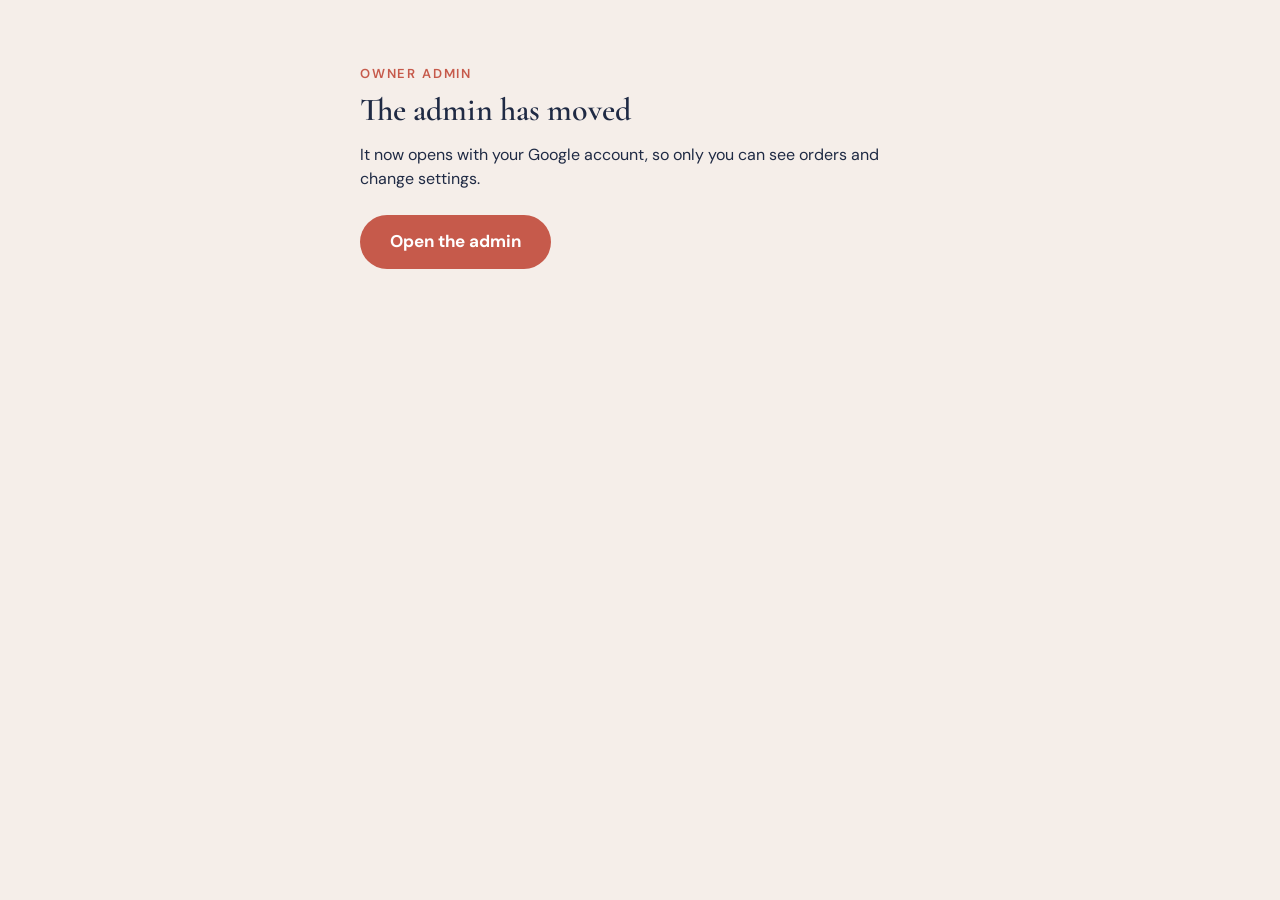
<file: admin.html>
<!doctype html>
<html lang="en">
<head>
<meta charset="utf-8">
<meta name="viewport" content="width=device-width, initial-scale=1">
<title>Admin · Sweet Nothings by M</title>
<meta name="robots" content="noindex">
<link rel="icon" href="logo.png">
<link rel="preconnect" href="https://fonts.googleapis.com">
<link rel="preconnect" href="https://fonts.gstatic.com" crossorigin>
<link href="https://fonts.googleapis.com/css2?family=Cormorant+Garamond:wght@500;600;700&family=DM+Sans:wght@400;500;600;700&display=swap" rel="stylesheet">
<link rel="stylesheet" href="styles.css?v=20261123c">
</head>
<body>
<!--
  The owner admin lives on Google Apps Script now (apps-script/Admin.html), behind the owner's Google sign-in.
  This page just links there. On localhost, admin.html?dev=1 runs the admin against fake data for testing
  (.claude/admin-dev.js, not part of the website).
-->
<div id="admin-app">
  <div class="wrap" style="padding:64px 0;max-width:560px">
    <p class="eyebrow">Owner admin</p>
    <h1>The admin has moved</h1>
    <p class="lead">It now opens with your Google account, so only you can see orders and change settings.</p>
    <p style="margin-top:24px"><a class="btn btn-lg" id="admin-link" href="#">Open the admin</a></p>
    <p class="hint" id="admin-missing" hidden>The admin link hasn't been set up yet.</p>
  </div>
</div>
<script src="config.js?v=20261123c"></script>
<script>
(function () {
  const dev = /^(localhost|127\.0\.0\.1)$/.test(location.hostname) && new URLSearchParams(location.search).has('dev');
  if (dev) {
    window.SN_ADMIN = { siteUrl: location.origin + '/' };
    ['.claude/admin-dev.js', 'admin.js?v=' + Date.now()].reduce((p, src) => p.then(() => new Promise((res) => {
      const s = document.createElement('script'); s.src = src; s.onload = res; document.body.appendChild(s);
    })), Promise.resolve());
    return;
  }
  if (SN_ENV.admin) document.getElementById('admin-link').href = SN_ENV.admin;
  else { document.getElementById('admin-link').hidden = true; document.getElementById('admin-missing').hidden = false; }
})();
</script>
</body>
</html>
</file>
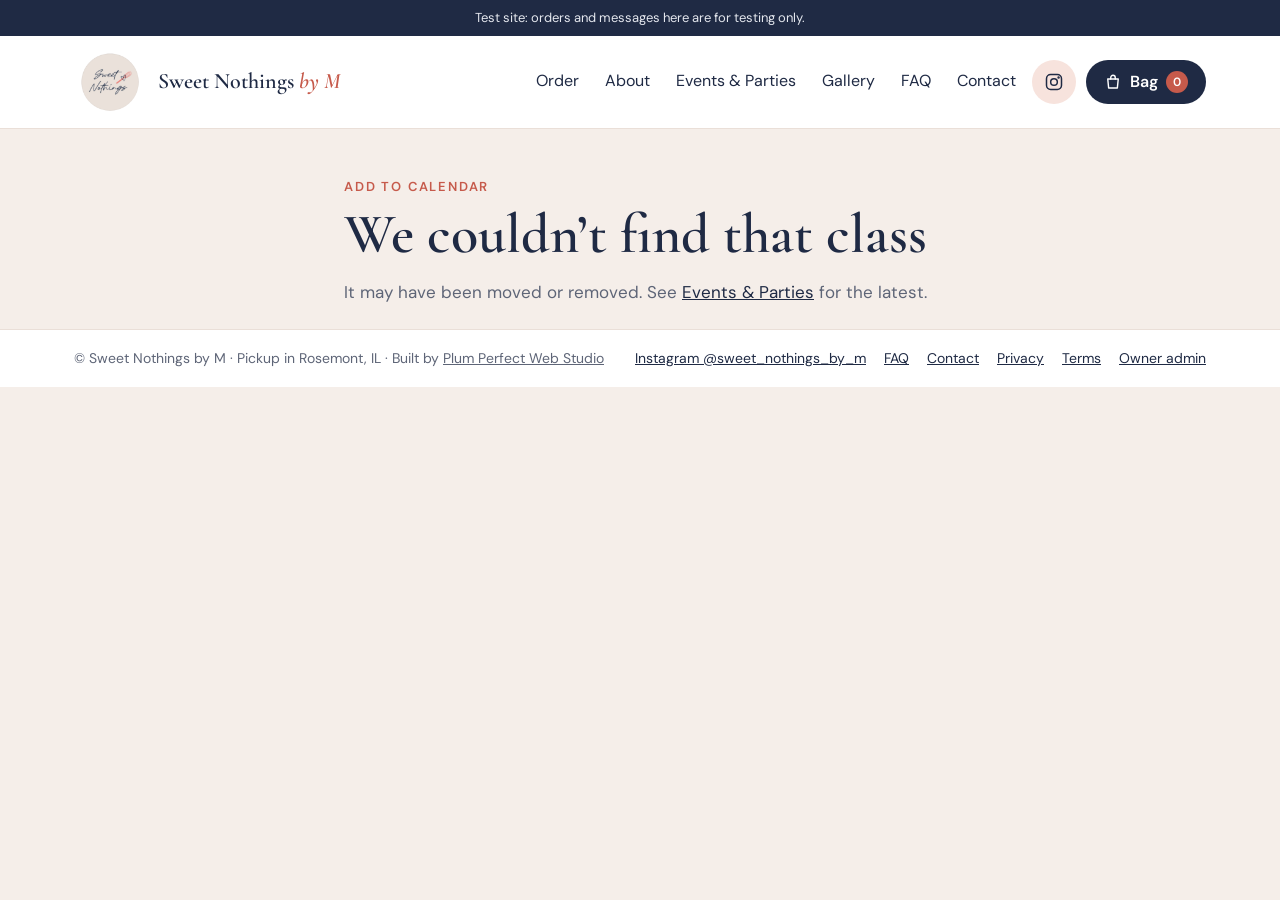
<file: calendar.html>
<!doctype html>
<html lang="en">
<head>
<meta charset="utf-8">
<meta name="viewport" content="width=device-width, initial-scale=1">
<title>Add to calendar · Sweet Nothings by M</title>
<meta name="robots" content="noindex">
<link rel="icon" href="logo.png">
<link rel="preconnect" href="https://fonts.googleapis.com">
<link rel="preconnect" href="https://fonts.gstatic.com" crossorigin>
<link href="https://fonts.googleapis.com/css2?family=Cormorant+Garamond:wght@500;600;700&family=DM+Sans:wght@400;500;600;700&display=swap" rel="stylesheet">
<link rel="stylesheet" href="styles.css?v=20261123c">
</head>
<body data-page="privacy">
<div id="site-header"></div>
<main>
  <section class="hero wrap" style="max-width:640px">
    <p class="eyebrow">Add to calendar</p>
    <h1 id="cal-title">Opening your calendar…</h1>
    <p class="lead" id="cal-msg">One moment.</p>
    <div class="row-gap" id="cal-btns" style="gap:10px;margin-top:18px" hidden>
      <a class="btn" id="cal-google" target="_blank" rel="noopener">Add to Google Calendar</a>
      <a class="btn ghost" id="cal-file">Add to Apple / Outlook calendar</a>
    </div>
  </section>
</main>
<div id="site-footer"></div>
<script src="config.js?v=20261123c"></script>
<script src="layout.js?v=20261123c"></script>
<script src="order.js?v=20261123c"></script>
<script>
// "Add to calendar", from emails and the booking-confirmed screen:
//   calendar.html?event=e1            a class (from the Events settings)
//   calendar.html?order=SN-1234&k=... an order's pickup / drop-off time or a pre-order's pickup (the key comes in its email)
//   &to=google                        straight on to Google Calendar's ready-to-save event
// Otherwise the calendar file comes from Apps Script (?action=ics): iPhone/iPad/Mac open it right in Calendar;
// other computers download it for Outlook / their calendar.
SN.ready.then(function () {
  const q = new URLSearchParams(location.search);
  const $ = (id) => document.getElementById(id);
  const two = (n) => String(n).padStart(2, '0');
  // "6:00 PM" / "6pm" / "18:00" -> [18, 0]
  const clock = (t) => {
    const m = String(t || '').trim().match(/^(\d{1,2})(?::(\d{2}))?\s*([ap])?\.?m?\.?$/i);
    if (!m) return null;
    let h = Number(m[1]) % (m[3] ? 12 : 24);
    if (m[3] && /p/i.test(m[3])) h += 12;
    return [h, Number(m[2] || 0)];
  };
  const notFound = (title, html) => { $('cal-title').textContent = title; $('cal-msg').innerHTML = html; };

  // Shows the buttons and opens the calendar. times: { start, end, allDay } as Code.gs's classTimes_ makes them.
  function show(ev, times, details, icsUrl) {
    const place = SN.eventPlace(ev);
    const google = 'https://calendar.google.com/calendar/render?action=TEMPLATE&text=' + encodeURIComponent(ev.title) +
      '&dates=' + times.start + '/' + times.end + (times.allDay ? '' : '&ctz=America/Chicago') +
      '&details=' + encodeURIComponent(details) + '&location=' + encodeURIComponent(place);
    // Order times come as "17:00" (from the admin's time box); class times as typed ("6:00 PM").
    const t12 = (t) => (/^\d{1,2}:\d{2}$/.test(String(t || '')) ? SN.time12(t) : t);
    const when = times.allDay ? SN.prettyDate(ev.date, { weekday: 'short', month: 'short', day: 'numeric' }) + ' (all day)'
      : SN.classWhen(Object.assign({}, ev, { start: t12(ev.start), end: t12(ev.end) }));
    $('cal-title').textContent = ev.title;
    $('cal-msg').textContent = [when, place].filter(Boolean).join(' · ');
    $('cal-google').href = google;
    $('cal-file').href = icsUrl;
    $('cal-btns').hidden = false;

    const apple = /iPhone|iPad|Macintosh/.test(navigator.userAgent);
    // Elsewhere, download the file with a proper name so Outlook / the calendar app opens it.
    const download = () => fetch(icsUrl).then((r) => r.text()).then((text) => {
      if (!/BEGIN:VCALENDAR/.test(text)) throw new Error('no calendar');
      const a = document.createElement('a');
      a.href = URL.createObjectURL(new Blob([text], { type: 'text/calendar' }));
      a.download = 'Sweet-Nothings-' + ev.title.replace(/[^\w]+/g, '-') + '.ics';
      document.body.appendChild(a); a.click(); a.remove();
    });
    $('cal-file').addEventListener('click', (evt) => {
      if (apple) return;   // Apple devices open the file straight from the link
      evt.preventDefault();
      download().catch(() => { location.href = icsUrl; });
    });

    if (q.get('to') === 'google') { location.replace(google); return; }
    if (!q.get('to')) {
      if (apple) location.href = icsUrl;
      else download().catch(() => { /* the buttons are still there */ });
    }
  }

  if (q.get('order')) {
    const keyQuery = 'order=' + encodeURIComponent(q.get('order')) + '&k=' + encodeURIComponent(q.get('k') || '');
    SN.request({ query: 'action=calevent&' + keyQuery }, 15000).then((r) => {
      if (!r || !r.ok) { notFound('Nothing to add yet', SN.esc((r && r.error) || 'We couldn’t find that order.') + ' Questions? Just reply to your order email.'); return; }
      show(r.event, r.times, r.event.details || '', SN_ENV.api + '?action=ics&' + keyQuery);
    }).catch(() => notFound('We couldn’t reach the calendar', 'Please try the link again in a minute.'));
    return;
  }

  const ev = (SN.load().events || []).find((e) => e.id === q.get('event'));
  if (!ev || !ev.date || !ev.start) {
    notFound('We couldn’t find that class', 'It may have been moved or removed. See <a href="events.html">Events &amp; Parties</a> for the latest.');
    return;
  }
  const s = clock(ev.start), e = clock(ev.end) || [s[0] + 2, s[1]];
  const day = ev.date.replace(/-/g, '');
  show(ev, { start: day + 'T' + two(s[0]) + two(s[1]) + '00', end: day + 'T' + two(Math.min(e[0], 23)) + two(e[1]) + '00' },
    String(ev.desc || '').slice(0, 1200) + '\n\nDetails: ' + location.origin + location.pathname.replace(/calendar\.html$/, 'events.html'),
    SN_ENV.api + '?action=ics&event=' + encodeURIComponent(ev.id));
});
</script>
</body>
</html>
</file>
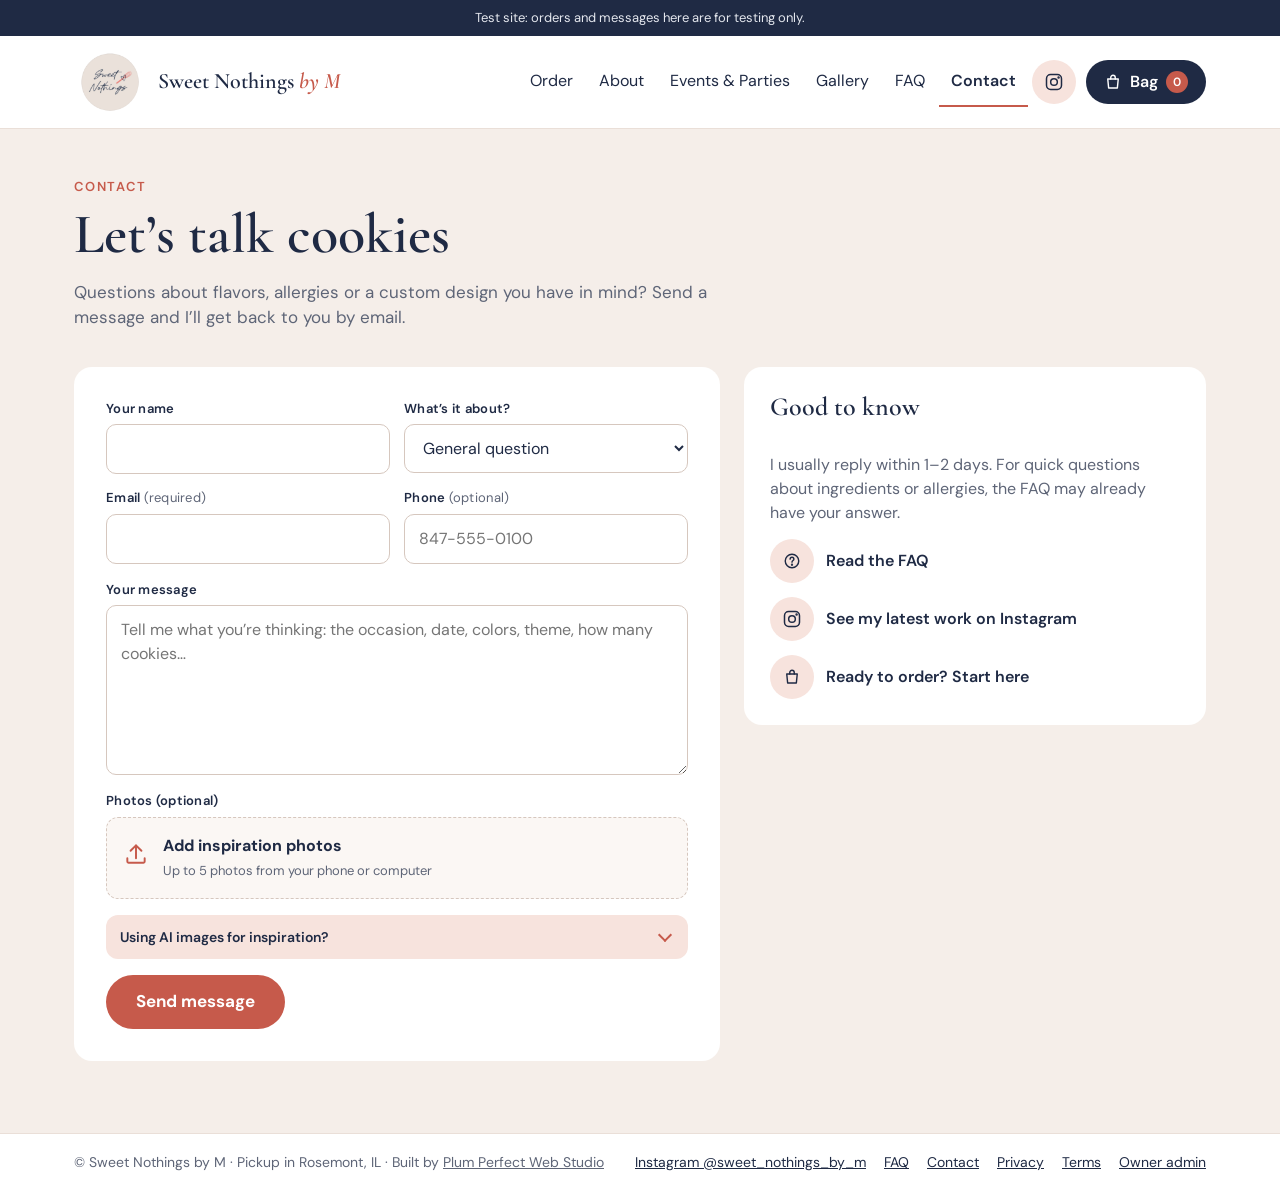
<file: contact.html>
<!doctype html>
<html lang="en">
<head>
<meta charset="utf-8">
<meta name="viewport" content="width=device-width, initial-scale=1">
<title>Contact · Sweet Nothings by M</title>
<meta name="description" content="Questions about cookies, allergies or a custom design? Send Sweet Nothings by M a message.">
<link rel="canonical" href="https://www.sweetnothingsbym.com/contact">
<meta property="og:type" content="website">
<meta property="og:site_name" content="Sweet Nothings by M">
<meta property="og:title" content="Contact · Sweet Nothings by M">
<meta property="og:description" content="Questions about cookies, allergies or a custom design? Send Sweet Nothings by M a message.">
<meta property="og:url" content="https://www.sweetnothingsbym.com/contact">
<meta property="og:image" content="https://www.sweetnothingsbym.com/logo.png">
<link rel="icon" href="logo.png">
<link rel="preconnect" href="https://fonts.googleapis.com">
<link rel="preconnect" href="https://fonts.gstatic.com" crossorigin>
<link href="https://fonts.googleapis.com/css2?family=Cormorant+Garamond:wght@500;600;700&family=DM+Sans:wght@400;500;600;700&display=swap" rel="stylesheet">
<link rel="stylesheet" href="styles.css?v=20261123c">
</head>
<body data-page="contact">
<div id="site-header"></div>
<main>
  <section class="hero wrap">
    <p class="eyebrow">Contact</p>
    <h1>Let’s talk cookies</h1>
    <p class="lead">Questions about flavors, allergies or a custom design you have in mind? Send a message and I’ll get back to you by email.</p>
  </section>

  <section class="section wrap" style="padding-top:12px">
    <div class="contact-grid">
      <div class="content-card" id="form-card">
        <form id="contact-form" novalidate>
          <div class="stack" style="gap:16px">
            <div class="grid-2">
              <div class="field">
                <label class="label" for="m-name">Your name</label>
                <input class="input" id="m-name" name="name" type="text" autocomplete="name">
              </div>
              <div class="field">
                <label class="label" for="m-topic">What’s it about?</label>
                <select class="input" id="m-topic" name="topic">
                  <option>General question</option>
                  <option>Custom design idea</option>
                  <option>Allergies or dietary needs</option>
                  <option>Rush order</option>
                  <option>An existing order</option>
                  <option>Events, classes or parties</option>
                  <option>Other</option>
                </select>
              </div>
              <div class="field">
                <label class="label" for="m-email">Email <span class="muted" style="font-weight:400">(required)</span></label>
                <input class="input" id="m-email" name="email" type="email" autocomplete="email" required aria-describedby="m-email-err">
                <p class="err" id="m-email-err" hidden>Please enter a valid email so I can reply.</p>
              </div>
              <div class="field">
                <label class="label" for="m-phone">Phone <span class="muted" style="font-weight:400">(optional)</span></label>
                <input class="input" id="m-phone" name="phone" type="tel" autocomplete="tel" placeholder="847-555-0100" aria-describedby="m-phone-err">
                <p class="err" id="m-phone-err" hidden>Please enter a 10-digit phone number, or leave it blank.</p>
              </div>
            </div>
            <div class="field" id="order-num-wrap" hidden>
              <label class="label" for="m-order">Order number <span class="muted" style="font-weight:400">(if you have it)</span></label>
              <input class="input" id="m-order" name="order" type="text" placeholder="SN-1042">
            </div>
            <div class="field">
              <label class="label" for="m-msg">Your message</label>
              <textarea class="input" id="m-msg" name="message" rows="6" required aria-describedby="m-msg-err" placeholder="Tell me what you’re thinking: the occasion, date, colors, theme, how many cookies…"></textarea>
              <p class="err" id="m-msg-err" hidden>Please add a message.</p>
            </div>
            <div class="field">
              <span class="label">Photos (optional)</span>
              <div id="m-photos"></div>
              <div class="note-box fold-box" id="m-ai-note" style="margin-top:10px"></div>
            </div>
            <div class="hp" aria-hidden="true"><label>Website <input type="text" id="m-website" tabindex="-1" autocomplete="off"></label></div>
            <div>
              <button type="submit" class="btn btn-lg" id="m-send">Send message</button>
              <p class="err" id="m-send-err" role="alert" hidden style="margin-top:10px"></p>
            </div>
          </div>
        </form>
      </div>

      <aside class="side-card" aria-label="Other ways to reach me">
        <h2>Good to know</h2>
        <p class="muted" style="margin:0">I usually reply within 1–2 days. For quick questions about ingredients or allergies, the FAQ may already have your answer.</p>
        <a class="row-link" href="faq.html"><span class="icon-btn" aria-hidden="true"><svg width="18" height="18" viewBox="0 0 24 24" fill="none" stroke="#1F2A44" stroke-width="1.9" stroke-linecap="round" stroke-linejoin="round"><circle cx="12" cy="12" r="9"/><path d="M9.5 9.5a2.5 2.5 0 015 0c0 1.7-2.5 2-2.5 4"/><circle cx="12" cy="17" r=".6" fill="#1F2A44"/></svg></span>Read the FAQ</a>
        <a class="row-link" id="ig-link" href="#" target="_blank" rel="noopener"><span class="icon-btn" id="ig-icon" aria-hidden="true"></span><span id="ig-handle">See my latest work on Instagram</span></a>
        <a class="row-link" href="order.html"><span class="icon-btn" aria-hidden="true"><svg width="18" height="18" viewBox="0 0 24 24" fill="none" stroke="#1F2A44" stroke-width="1.9" stroke-linecap="round" stroke-linejoin="round"><path d="M5 8h14l-1.2 12H6.2z"/><path d="M9 8V6a3 3 0 016 0v2"/></svg></span>Ready to order? Start here</a>
      </aside>
    </div>
  </section>
</main>
<div id="site-footer"></div>
<script src="config.js?v=20261123c"></script>
<script src="layout.js?v=20261123c"></script>
<script src="order.js?v=20261123c"></script>
<script>
(function () {
  const $ = (s) => document.querySelector(s);
  $('#ig-link').href = SN.load().instagram;
  SN.ready.then(() => { $('#ig-link').href = SN.load().instagram; });
  $('#ig-icon').innerHTML = SN_ICONS.insta;

  // Preselect topic from a link like contact.html?topic=design
  const topicParam = new URLSearchParams(location.search).get('topic');
  if (topicParam === 'design') $('#m-topic').value = 'Custom design idea';
  if (topicParam === 'allergy') $('#m-topic').value = 'Allergies or dietary needs';
  if (topicParam === 'rush') $('#m-topic').value = 'Rush order';
  const syncOrderField = () => { $('#order-num-wrap').hidden = $('#m-topic').value !== 'An existing order'; };
  $('#m-topic').addEventListener('change', syncOrderField);
  syncOrderField();

  // Up to 5 photos, shrunk in the browser and sent with the message (SN.photoPicker). Send waits while they're prepared.
  const picker = SN.photoPicker($('#m-photos'), { id: 'm-photo', label: 'Add inspiration photos' });
  $('#m-ai-note').innerHTML = SN.aiPhotoNote;

  SN.phoneInput($('#m-phone'));
  // Phone is optional, but if they type one it must be a full 10-digit number.
  const fields = [
    ['#m-email', '#m-email-err', (v) => SN.validEmail(v)],
    ['#m-phone', '#m-phone-err', (v) => !v.trim() || SN.validPhone(v)],
    ['#m-msg', '#m-msg-err', (v) => !!v.trim()]
  ];
  function check(showAll) {
    let firstBad = null;
    fields.forEach(([s, errSel, ok]) => {
      const el = $(s), bad = !ok(el.value);
      if (showAll || el.dataset.touched) { $(errSel).hidden = !bad; el.setAttribute('aria-invalid', String(bad)); }
      if (bad && !firstBad) firstBad = el;
    });
    return firstBad;
  }
  fields.forEach(([s]) => {
    $(s).addEventListener('blur', (ev) => { ev.target.dataset.touched = '1'; check(false); });
    $(s).addEventListener('input', () => check(false));
  });

  $('#contact-form').addEventListener('submit', (e) => {
    e.preventDefault();
    const firstBad = check(true);
    if (firstBad) { firstBad.focus(); return; }
    if ($('#m-send').getAttribute('aria-disabled') === 'true') return;
    // Wait for the photos to finish shrinking, then send.
    $('#m-send').setAttribute('aria-disabled', 'true');
    $('#m-send').textContent = picker.busy() ? 'Preparing photos…' : 'Sending…';
    const wait = setInterval(() => { if (!picker.busy()) { clearInterval(wait); sendNow(); } }, 200);
  });

  function sendNow() {
    const msg = {
      name: $('#m-name').value.trim(),
      email: $('#m-email').value.trim(),
      phone: $('#m-phone').value.trim(),
      topic: $('#m-topic').value,
      orderNumber: $('#m-topic').value === 'An existing order' ? $('#m-order').value.trim() : '',
      message: $('#m-msg').value.trim(),
      photos: picker.photos(),   // saved to a private Drive folder by the server
      source: 'contact',
      website: $('#m-website').value
    };
    const btn = $('#m-send');
    btn.textContent = 'Sending…';
    $('#m-send-err').hidden = true;
    SN.sendMessage(msg)
      .then((r) => { if (!r || !r.ok) throw r; sent(msg); })
      .catch((r) => {
        btn.removeAttribute('aria-disabled');
        btn.textContent = 'Send message';
        $('#m-send-err').textContent = SN.sendErrorText(r);
        $('#m-send-err').hidden = false;
      });
  }

  function sent(msg) {
    const first = msg.name ? msg.name.split(' ')[0] : '';
    $('#form-card').innerHTML =
      '<div class="done" role="status">' +
        '<div class="check">' + SN_ICONS.check + '</div>' +
        '<h3>Thanks' + (first ? ', ' + SN.esc(first) : '') + '! Your message is on its way.</h3>' +
        '<p class="muted" style="margin:12px auto 0;max-width:440px">I’ll reply to <strong style="color:var(--navy)">' + SN.esc(msg.email) + '</strong>, usually within 1–2 days.</p>' +
        '<div class="row-gap" style="justify-content:center;margin-top:22px;gap:10px"><a class="btn ghost" href="faq.html">Browse the FAQ</a><a class="btn" href="order.html">Start your order</a></div>' +
      '</div>';
    $('#form-card').querySelector('h3').setAttribute('tabindex', '-1');
    $('#form-card').querySelector('h3').focus();
  }
})();
</script>
</body>
</html>
</file>
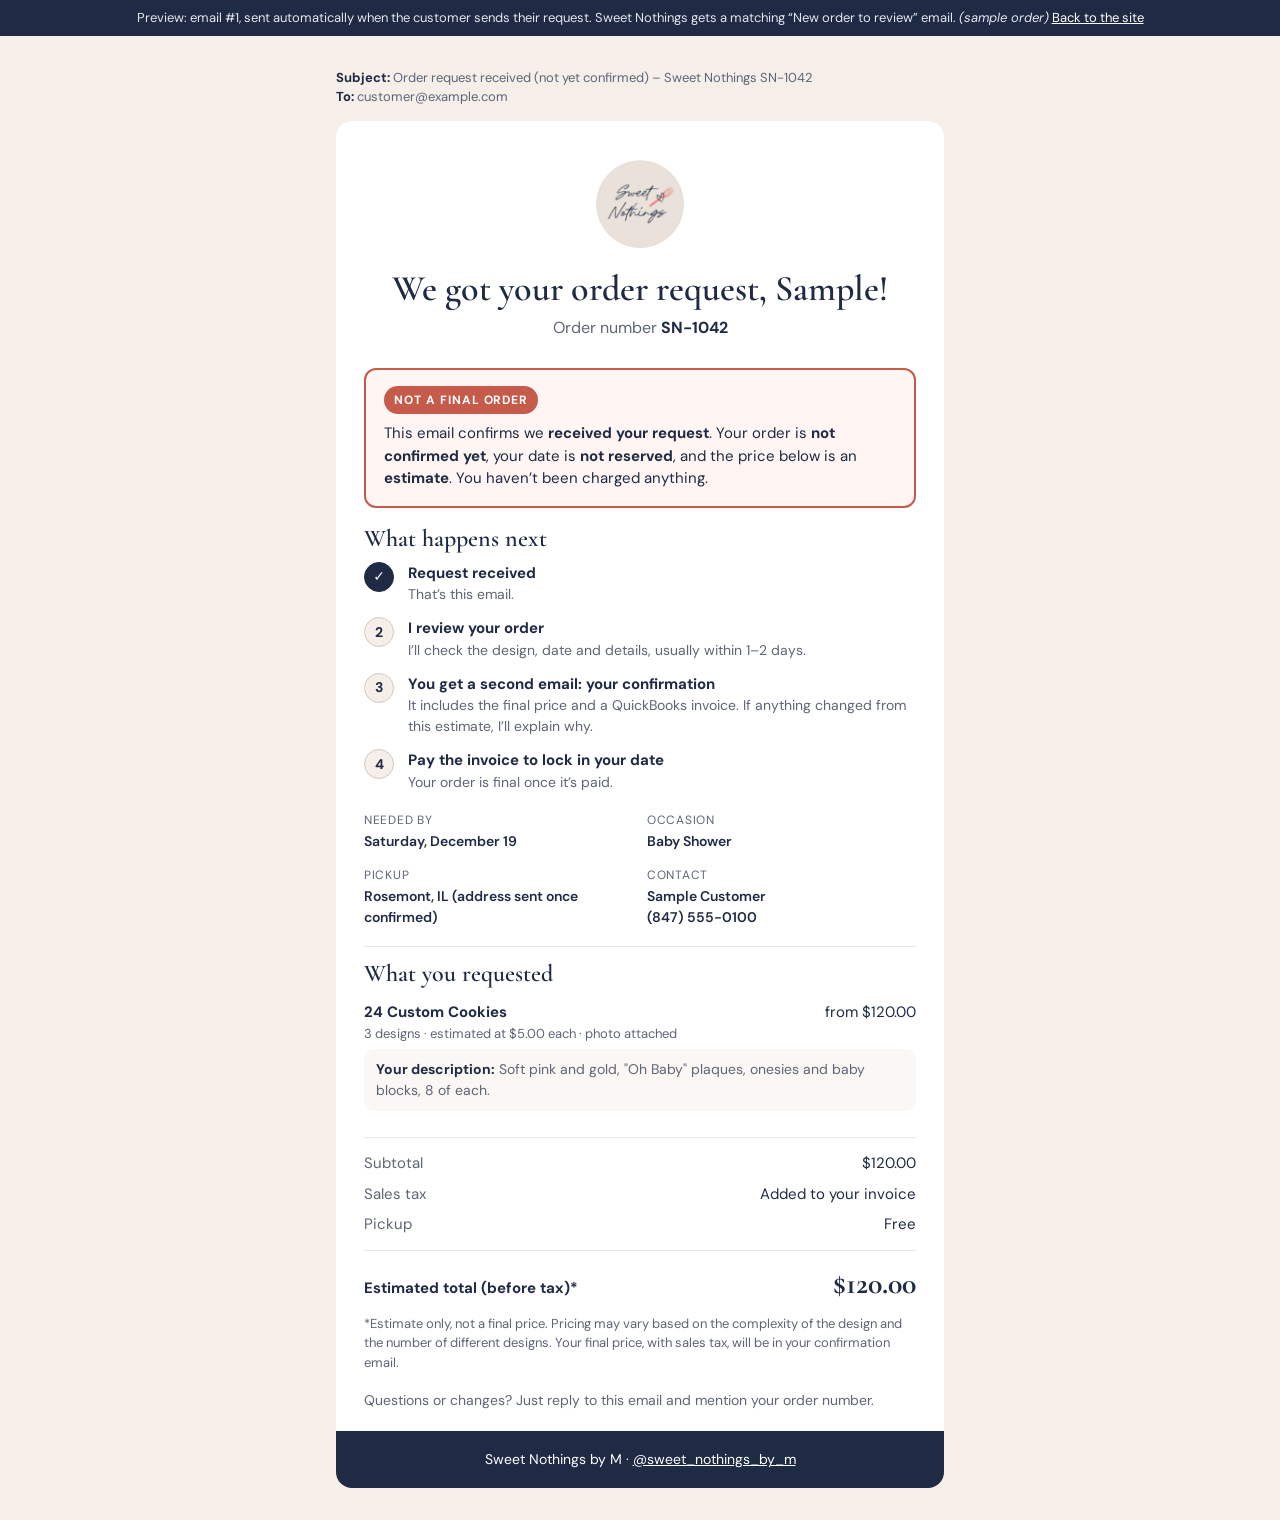
<file: email.html>
<!doctype html>
<html lang="en">
<head>
<meta charset="utf-8">
<meta name="viewport" content="width=device-width, initial-scale=1">
<title>Order Confirmation Preview · Sweet Nothings by M</title>
<meta name="robots" content="noindex">
<link rel="icon" href="logo.png">
<link rel="preconnect" href="https://fonts.googleapis.com">
<link rel="preconnect" href="https://fonts.gstatic.com" crossorigin>
<link href="https://fonts.googleapis.com/css2?family=Cormorant+Garamond:wght@500;600;700&family=DM+Sans:wght@400;500;600;700&display=swap" rel="stylesheet">
<link rel="stylesheet" href="styles.css?v=20261123c">
</head>
<body>
<div class="proto-banner" id="banner">Email preview. <a href="index.html">Back to the site</a></div>
<div class="email-wrap" id="email"></div>

<script src="config.js?v=20261123c"></script>
<script>
SN.ready.then(function () {
  const cfg = SN.load();
  const esc = SN.esc, money = SN.money;
  const params = new URLSearchParams(location.search);
  const type = params.get('type') || 'request';      // request | invoice | declined
  const num = params.get('o');
  let o = SN.getOrders().find((x) => x.number === num);
  let sample = false;

  if (!o) {
    sample = true;
    o = {
      number: 'SN-1042', eventType: 'Baby Shower', dateNeeded: SN.isoDate(SN.minDate(cfg)), fulfillment: 'pickup', address: null,
      customer: { name: 'Sample Customer', email: 'customer@example.com', phone: '(847) 555-0100' },
      items: [{ kind: 'custom', qty: 24, designs: 3, desc: 'Soft pink and gold, "Oh Baby" plaques, onesies and baby blocks, 8 of each.', photoName: 'inspo.jpg' }],
      taxRate: 0
    };
    o.items.forEach((it) => { it.lineTotal = SN.itemTotal(cfg, it); it.summary = SN.describeItem(cfg, it); });
    o.subtotal = o.items.reduce((a, it) => a + it.lineTotal, 0);
    o.tax = 0;   // QuickBooks adds sales tax to the invoice
    o.deliveryFee = 0;
    o.total = o.subtotal + o.tax;
    if (type === 'invoice') {
      const lines = [{ desc: '24 Custom Cookies (3 designs)', qty: 24, unit: 6 }];
      const t = SN.invoiceTotals(lines, 0);
      o.invoice = Object.assign({ lines, fee: 0, note: 'These are going to be so cute! The hand-lettered plaques add $1 per cookie.', changed: true, sentAt: new Date().toISOString() }, t);
    }
    if (type === 'declined') o.declineNote = 'I\u2019m fully booked that weekend, but I\u2019d love to help with another date!';
  }

  const first = (o.customer.name || '').split(' ')[0];
  const isDel = o.fulfillment === 'delivery' && o.address;
  const where = isDel
    ? ['Drop-off to', esc(o.address.street) + ', ' + esc(o.address.city) + ' ' + esc(o.address.zip)]
    : ['Pickup', esc(cfg.pickupCity) + (type === 'invoice' ? ' (address above)' : ' (address sent once confirmed)')];
  const facts =
    '<div class="facts">' +
      '<div><div class="k">Needed by</div><div class="v">' + esc(SN.prettyDate(o.dateNeeded)) + '</div></div>' +
      '<div><div class="k">Occasion</div><div class="v">' + esc(o.eventType || 'Not specified') + '</div></div>' +
      '<div><div class="k">' + where[0] + '</div><div class="v">' + where[1] + '</div></div>' +
      '<div><div class="k">Contact</div><div class="v">' + esc(o.customer.name) + '<br>' + esc(o.customer.phone) + '</div></div>' +
      (o.allergies ? '<div style="grid-column:1 / -1"><div class="k">Allergies / dietary needs</div><div class="v">' + esc(o.allergies) + '</div></div>' : '') +
    '</div>';
  const row = (label, val, bold) => '<div' + (bold ? ' style="border-top:1px solid var(--line);margin-top:6px;padding-top:10px;align-items:baseline"' : '') + '><span' + (bold ? '' : ' class="muted"') + '>' + (bold ? '<strong>' + label + '</strong>' : label) + '</span>' + (bold ? '<strong style="font-family:var(--serif);font-size:30px">' + val + '</strong>' : '<span>' + val + '</span>') + '</div>';

  let subject, title, intro, middle = '', totals = '';
  if (type === 'invoice' && o.invoice) {
    const inv = o.invoice;
    subject = 'Order confirmed \u2013 please pay your invoice \u2013 Sweet Nothings ' + o.number;
    title = 'You\u2019re confirmed' + (first ? ', ' + esc(first) : '') + '!';
    intro = '<div style="background:var(--blush);border-radius:12px;padding:16px 18px;font-size:15px">' +
      (inv.changed ? 'I\u2019ve reviewed your order and updated the price. ' : 'I\u2019ve reviewed your order and it\u2019s all set. ') +
      'Pay the invoice below to lock in your date.</div>' +
      (inv.note ? '<div style="font-size:15px;border-left:3px solid var(--coral);padding:4px 0 4px 14px"><em>\u201c' + esc(inv.note) + '\u201d</em><br><span class="muted" style="font-size:13px">— Sweet Nothings</span></div>' : '') +
      // Pickup orders: the address is only shared here, in the confirmation (Settings: pickupAddress, pickupInstructions).
      (isDel ? '' : '<div style="border:1px solid var(--line);border-radius:12px;padding:14px 18px;font-size:15px">' +
        '<div class="muted" style="font-size:12px;text-transform:uppercase;letter-spacing:.06em">Pickup address</div>' +
        '<div style="font-weight:600;margin-top:2px">' + esc(cfg.pickupAddress) + '</div>' +
        (cfg.pickupInstructions ? '<div class="muted" style="margin-top:6px;font-size:14px">' + esc(cfg.pickupInstructions) + '</div>' : '') + '</div>');
    middle = '<div style="border-top:1px solid var(--line);padding-top:14px"><h2 style="font-size:24px;margin-bottom:6px">Your invoice</h2>' +
      inv.lines.map((l) => '<div style="display:flex;justify-content:space-between;gap:12px;padding:6px 0;font-size:15px"><span>' + esc(l.desc) + '<br><span class="hint">' + l.qty + ' \u00d7 ' + money(Number(l.unit)) + '</span></span><span>' + money(l.qty * l.unit) + '</span></div>').join('') + '</div>';
    totals = row('Subtotal', money(inv.subtotal)) + row('Sales tax', 'Added by QuickBooks on your invoice') +
      row(isDel ? 'Drop-off' : 'Pickup', isDel ? money(inv.fee) : 'Free') + row('Amount due (before tax)', money(inv.total), true) +
      (inv.changed ? '<div><span class="muted" style="font-size:13px">Your original estimate was ' + money(o.total) + '</span><span></span></div>' : '');
    totals += '</div><div style="text-align:center"><span class="btn" role="img" aria-label="Pay invoice button (links to QuickBooks in the real email)" style="pointer-events:none">Pay invoice \u00b7 ' + money(inv.total) + '</span>' +
      '<p class="hint" style="margin-top:8px">Secure payment by card or bank transfer through QuickBooks.</p>';
  } else if (type === 'declined') {
    subject = 'About your Sweet Nothings order request ' + o.number;
    title = 'Thank you for thinking of us' + (first ? ', ' + esc(first) : '');
    intro = '<div style="background:var(--blush);border-radius:12px;padding:16px 18px;font-size:15px">Unfortunately I\u2019m not able to take this order. You haven\u2019t been charged anything.</div>' +
      (o.declineNote ? '<div style="font-size:15px;border-left:3px solid var(--coral);padding:4px 0 4px 14px"><em>\u201c' + esc(o.declineNote) + '\u201d</em><br><span class="muted" style="font-size:13px">— Sweet Nothings</span></div>' : '');
  } else {
    subject = 'Order request received (not yet confirmed) \u2013 Sweet Nothings ' + o.number;
    title = 'We got your order request' + (first ? ', ' + esc(first) : '') + '!';
    intro =
      '<div class="not-final" role="note">' +
        '<div class="not-final-tag">Not a final order</div>' +
        '<p style="margin:8px 0 0">This email confirms we <strong>received your request</strong>. Your order is <strong>not confirmed yet</strong>, your date is <strong>not reserved</strong>, and the price below is an <strong>estimate</strong>. You haven\u2019t been charged anything.</p>' +
      '</div>' +
      '<div><h2 style="font-size:24px;margin-bottom:10px">What happens next</h2>' +
        '<ol class="next-steps">' +
          '<li class="done-step"><strong>Request received</strong><span>That\u2019s this email.</span></li>' +
          '<li><strong>I review your order</strong><span>I\u2019ll check the design, date and details, usually within 1\u20132 days.</span></li>' +
          '<li><strong>You get a second email: your confirmation</strong><span>It includes the final price and a QuickBooks invoice. If anything changed from this estimate, I\u2019ll explain why.</span></li>' +
          '<li><strong>Pay the invoice to lock in your date</strong><span>Your order is final once it\u2019s paid.</span></li>' +
        '</ol>' +
      '</div>';
    middle = '<div style="border-top:1px solid var(--line);padding-top:14px"><h2 style="font-size:24px;margin-bottom:6px">What you requested</h2>' +
      o.items.map((it) =>
        '<div style="padding:8px 0"><div style="display:flex;justify-content:space-between;gap:12px;font-size:15px"><strong>' + it.qty + ' ' + esc(SN.itemLabel(it.kind)) + '</strong><span>' + (it.kind === 'custom' ? 'from ' : '') + money(it.lineTotal) + '</span></div>' +
        '<div class="hint">' + esc(it.summary) + '</div>' +
        (it.desc ? '<div style="font-size:14px;color:var(--muted);background:#FBF7F4;border-radius:10px;padding:10px 12px;margin-top:6px"><strong style="color:var(--navy)">Your description:</strong> ' + esc(it.desc) + '</div>' : '') +
        '</div>').join('') + '</div>';
    totals = row('Subtotal', money(o.subtotal)) + row('Sales tax', 'Added to your invoice') +
      row(isDel ? 'Drop-off' : 'Pickup', isDel ? money(o.deliveryFee) : 'Free') + row('Estimated total (before tax)*', money(o.total), true) +
      '<div><span class="hint">*Estimate only, not a final price. ' + (o.items.some((it) => it.kind === 'custom') ? esc(cfg.customNote || '') + ' ' : '') + 'Your final price, with sales tax, will be in your confirmation email.</span><span></span></div>';
  }

  const banners = {
    request: 'Preview: email #1, sent automatically when the customer sends their request. Sweet Nothings gets a matching \u201cNew order to review\u201d email.',
    invoice: 'Preview: email #2, the confirmation, sent when Sweet Nothings approves. In the real site QuickBooks sends the invoice with a Pay button.',
    declined: 'Preview: email the customer gets if Sweet Nothings declines the request.'
  };
  document.getElementById('banner').innerHTML = esc(banners[type] || banners.request) + (sample ? ' <em>(sample order)</em>' : '') + ' <a href="index.html">Back to the site</a>';

  document.getElementById('email').innerHTML =
    '<div class="email-meta"><strong style="color:var(--navy)">Subject:</strong> ' + esc(subject) + '<br>' +
      '<strong style="color:var(--navy)">To:</strong> ' + esc(o.customer.email) + '</div>' +
    '<div class="email">' +
      '<div class="email-top"><img src="logo.png" alt="Sweet Nothings by M"><h1>' + title + '</h1>' +
        '<p class="muted" style="margin:8px 0 0">Order number <strong style="color:var(--navy)">' + esc(o.number) + '</strong></p></div>' +
      '<div class="email-body">' + intro +
        (type === 'declined' ? '' : facts) +
        middle +
        (totals ? '<div class="totals" style="border-top:1px solid var(--line);padding-top:14px">' + totals + '</div>' : '') +
        '<p class="hint" style="font-size:14px">Questions or changes? Just reply to this email and mention your order number.</p>' +
      '</div>' +
      '<div class="email-foot">Sweet Nothings by M \u00b7 <a href="' + esc(cfg.instagram) + '">' + esc(cfg.instagramHandle) + '</a></div>' +
    '</div>';
});
</script>
</body>
</html>
</file>
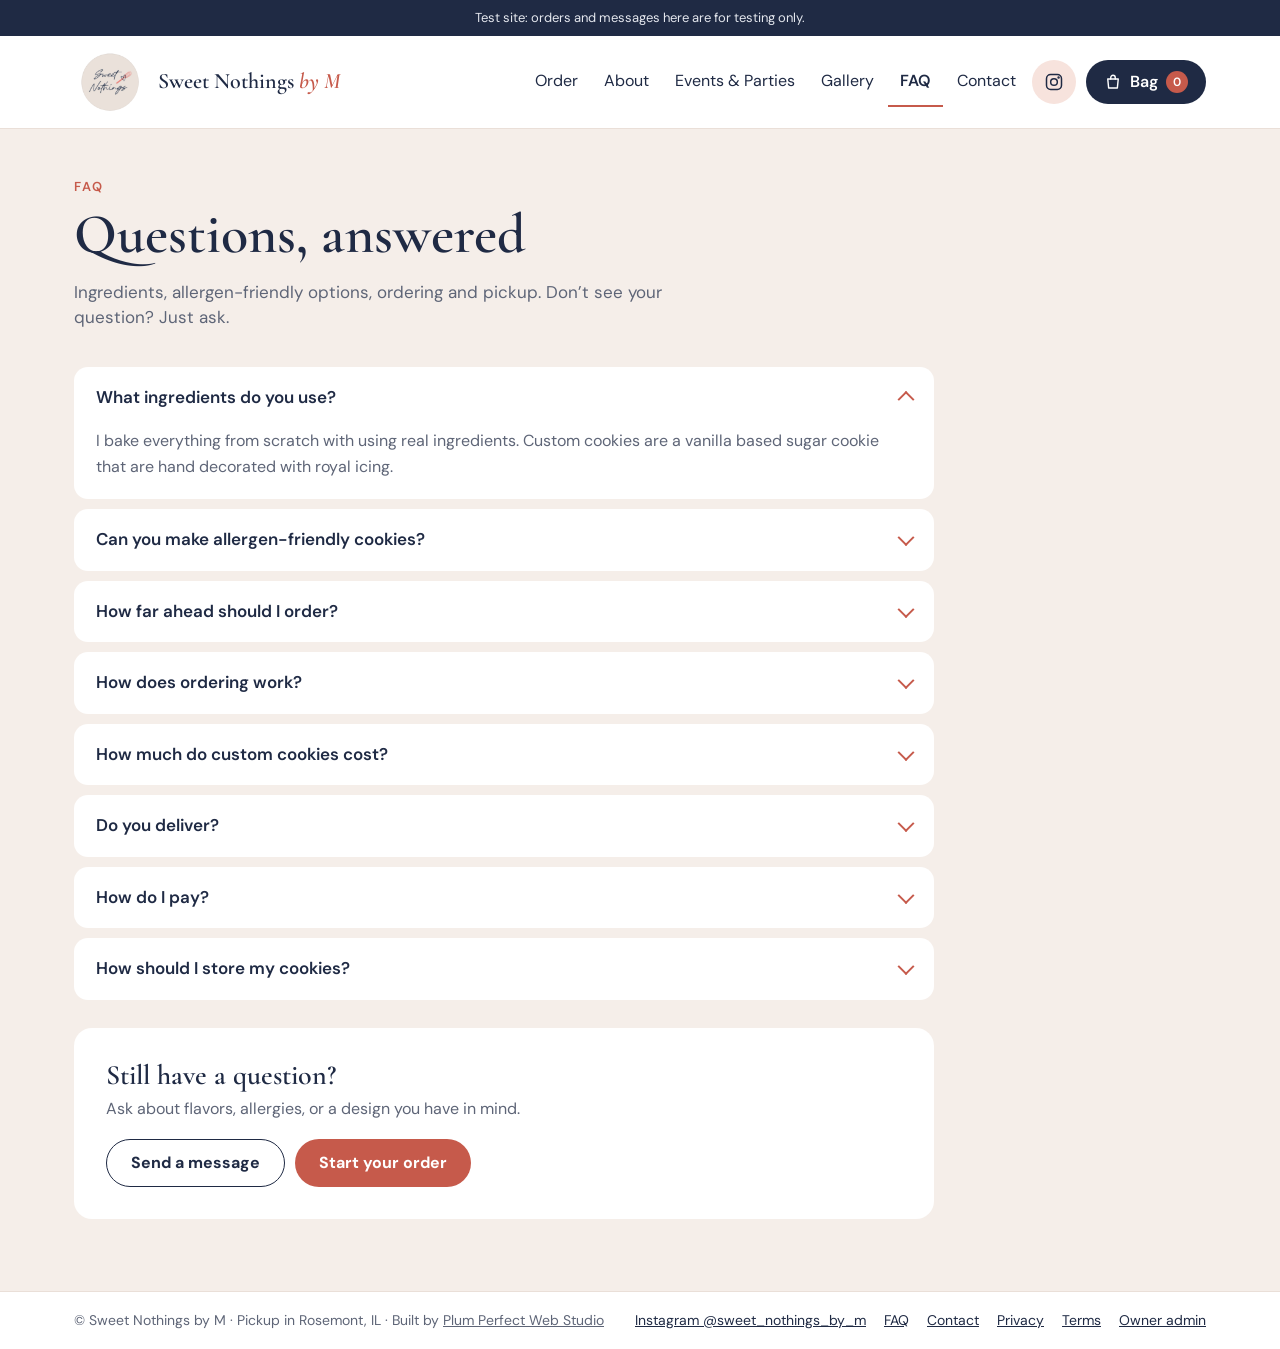
<file: faq.html>
<!doctype html>
<html lang="en">
<head>
<meta charset="utf-8">
<meta name="viewport" content="width=device-width, initial-scale=1">
<title>FAQ · Sweet Nothings by M</title>
<meta name="description" content="Answers to common questions about Sweet Nothings by M cookies: ingredients, allergen-friendly options, ordering, pickup and drop-off.">
<link rel="canonical" href="https://www.sweetnothingsbym.com/faq">
<meta property="og:type" content="website">
<meta property="og:site_name" content="Sweet Nothings by M">
<meta property="og:title" content="FAQ · Sweet Nothings by M">
<meta property="og:description" content="Answers to common questions about Sweet Nothings by M cookies: ingredients, allergen-friendly options, ordering, pickup and drop-off.">
<meta property="og:url" content="https://www.sweetnothingsbym.com/faq">
<meta property="og:image" content="https://www.sweetnothingsbym.com/logo.png">
<link rel="icon" href="logo.png">
<link rel="preconnect" href="https://fonts.googleapis.com">
<link rel="preconnect" href="https://fonts.gstatic.com" crossorigin>
<link href="https://fonts.googleapis.com/css2?family=Cormorant+Garamond:wght@500;600;700&family=DM+Sans:wght@400;500;600;700&display=swap" rel="stylesheet">
<link rel="stylesheet" href="styles.css?v=20261123c">
</head>
<body data-page="faq">
<div id="site-header"></div>
<main>
  <section class="hero wrap">
    <p class="eyebrow">FAQ</p>
    <h1>Questions, answered</h1>
    <p class="lead">Ingredients, allergen-friendly options, ordering and pickup. Don’t see your question? Just ask.</p>
  </section>
  <section class="section wrap" style="padding-top:12px">
    <div class="faq-list" id="faq-list"></div>
    <div class="content-card faq-cta">
      <div>
        <h2 style="font-size:28px;margin-bottom:6px">Still have a question?</h2>
        <p class="muted" style="margin:0">Ask about flavors, allergies, or a design you have in mind.</p>
      </div>
      <div class="row-gap" style="gap:10px">
        <a class="btn ghost" href="contact.html">Send a message</a>
        <a class="btn" href="order.html">Start your order</a>
      </div>
    </div>
  </section>
</main>
<div id="site-footer"></div>
<script src="config.js?v=20261123c"></script>
<script src="layout.js?v=20261123c"></script>
<script src="order.js?v=20261123c"></script>
<script>
SN.ready.then(function () {
  const faqs = (SN.load().faqs || []).filter((f) => f.q && f.q.trim());
  const list = document.getElementById('faq-list');
  list.innerHTML = faqs.length
    ? faqs.map((f, i) => '<details class="faq"' + (i === 0 ? ' open' : '') + '><summary>' + SN.esc(f.q) + '</summary><div class="faq-a">' + SN.esc(f.a) + '</div></details>').join('')
    : '<p class="muted">No questions yet.</p>';
});
</script>
</body>
</html>
</file>
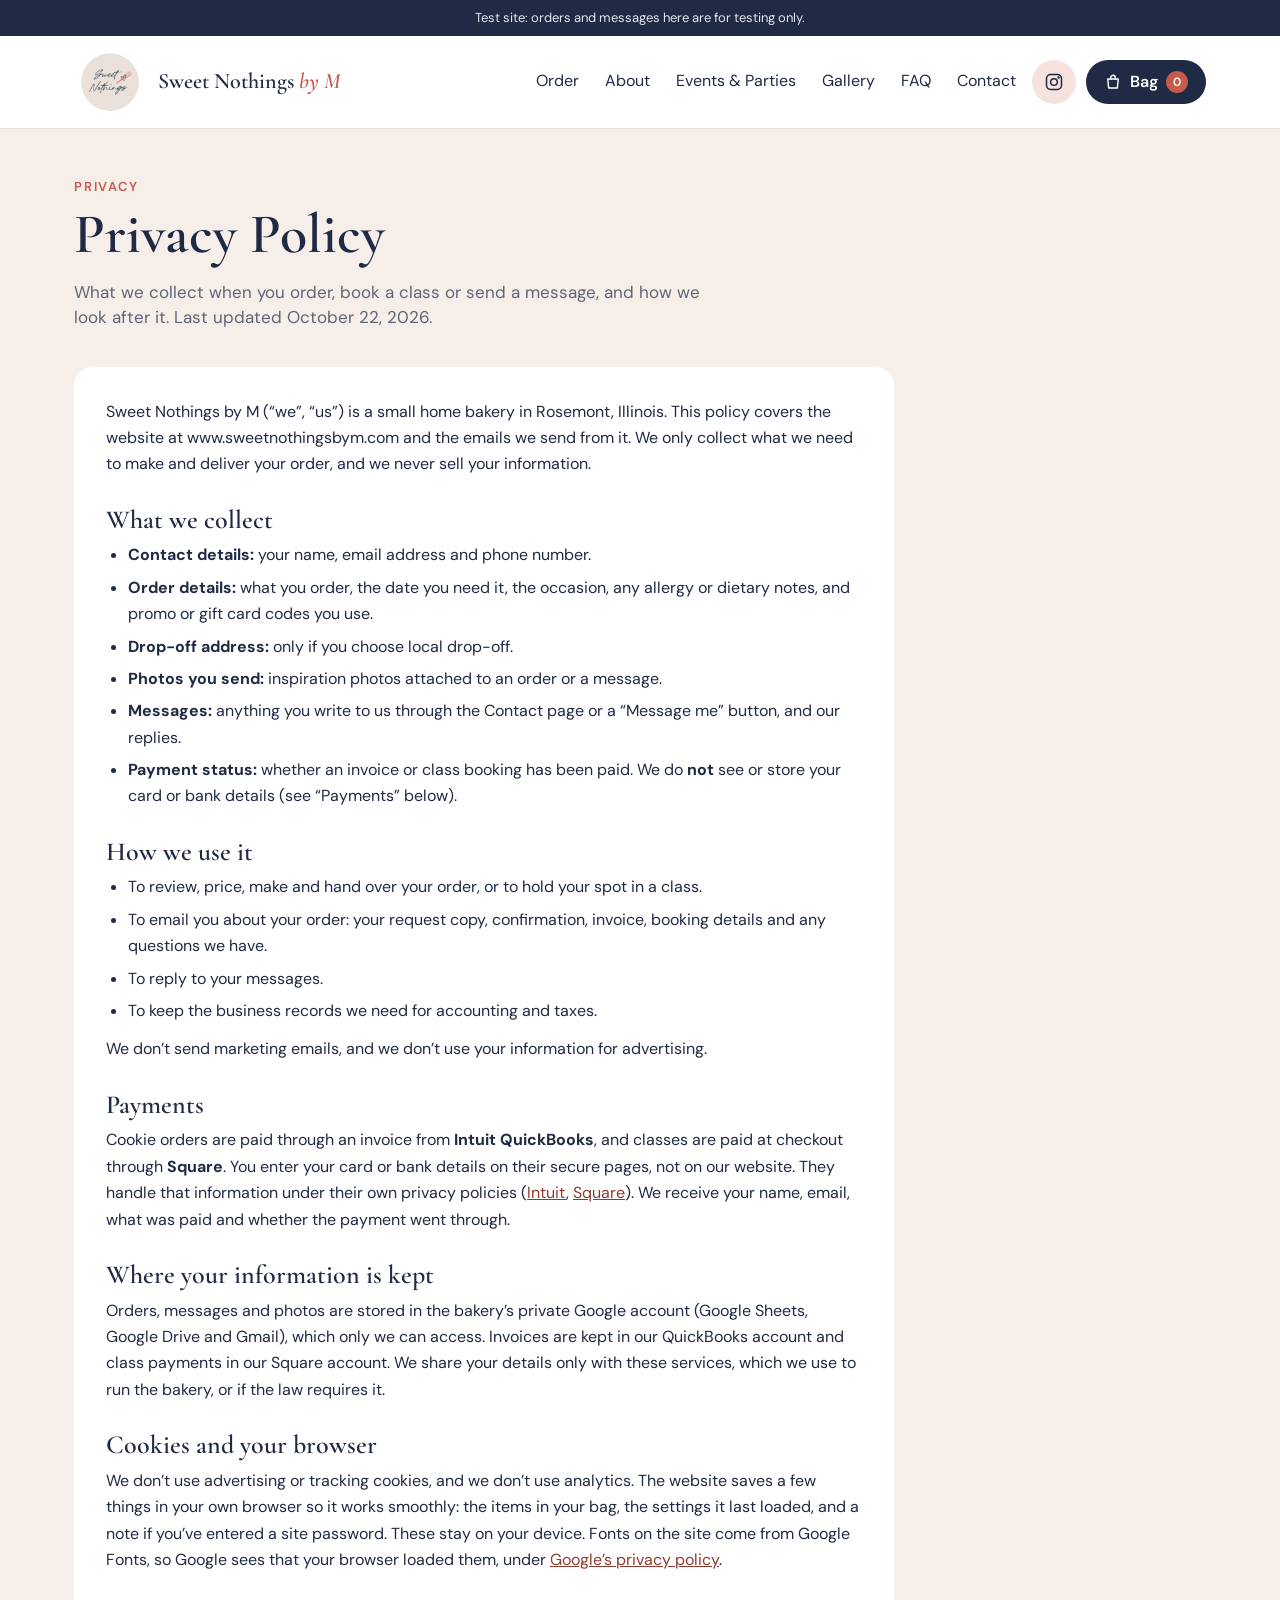
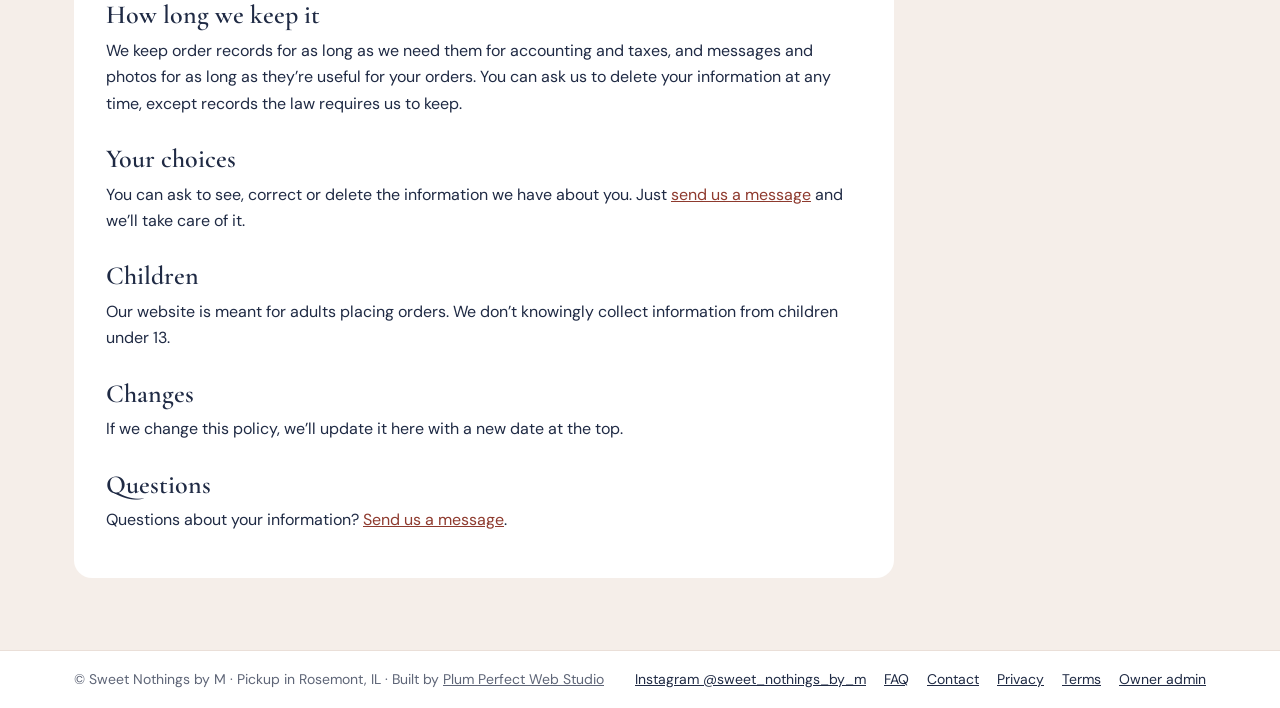
<file: privacy.html>
<!doctype html>
<html lang="en">
<head>
<meta charset="utf-8">
<meta name="viewport" content="width=device-width, initial-scale=1">
<title>Privacy Policy · Sweet Nothings by M</title>
<meta name="description" content="How Sweet Nothings by M collects, uses and protects the information you share when you order, book a class or send a message.">
<link rel="canonical" href="https://www.sweetnothingsbym.com/privacy">
<meta property="og:type" content="website">
<meta property="og:site_name" content="Sweet Nothings by M">
<meta property="og:title" content="Privacy Policy · Sweet Nothings by M">
<meta property="og:description" content="How Sweet Nothings by M collects, uses and protects the information you share when you order, book a class or send a message.">
<meta property="og:url" content="https://www.sweetnothingsbym.com/privacy">
<meta property="og:image" content="https://www.sweetnothingsbym.com/logo.png">
<link rel="icon" href="logo.png">
<link rel="preconnect" href="https://fonts.googleapis.com">
<link rel="preconnect" href="https://fonts.gstatic.com" crossorigin>
<link href="https://fonts.googleapis.com/css2?family=Cormorant+Garamond:wght@500;600;700&family=DM+Sans:wght@400;500;600;700&display=swap" rel="stylesheet">
<link rel="stylesheet" href="styles.css?v=20261123c">
</head>
<body data-page="privacy">
<div id="site-header"></div>
<main>
  <section class="hero wrap">
    <p class="eyebrow">Privacy</p>
    <h1>Privacy Policy</h1>
    <p class="lead">What we collect when you order, book a class or send a message, and how we look after it. Last updated October 22, 2026.</p>
  </section>
  <section class="section wrap" style="padding-top:12px">
    <article class="content-card legal">
      <p>Sweet Nothings by M (“we”, “us”) is a small home bakery in Rosemont, Illinois. This policy covers the website at www.sweetnothingsbym.com and the emails we send from it. We only collect what we need to make and deliver your order, and we never sell your information.</p>

      <h2>What we collect</h2>
      <ul>
        <li><strong>Contact details:</strong> your name, email address and phone number.</li>
        <li><strong>Order details:</strong> what you order, the date you need it, the occasion, any allergy or dietary notes, and promo or gift card codes you use.</li>
        <li><strong>Drop-off address:</strong> only if you choose local drop-off.</li>
        <li><strong>Photos you send:</strong> inspiration photos attached to an order or a message.</li>
        <li><strong>Messages:</strong> anything you write to us through the Contact page or a “Message me” button, and our replies.</li>
        <li><strong>Payment status:</strong> whether an invoice or class booking has been paid. We do <strong>not</strong> see or store your card or bank details (see “Payments” below).</li>
      </ul>

      <h2>How we use it</h2>
      <ul>
        <li>To review, price, make and hand over your order, or to hold your spot in a class.</li>
        <li>To email you about your order: your request copy, confirmation, invoice, booking details and any questions we have.</li>
        <li>To reply to your messages.</li>
        <li>To keep the business records we need for accounting and taxes.</li>
      </ul>
      <p>We don’t send marketing emails, and we don’t use your information for advertising.</p>

      <h2>Payments</h2>
      <p>Cookie orders are paid through an invoice from <strong>Intuit QuickBooks</strong>, and classes are paid at checkout through <strong>Square</strong>. You enter your card or bank details on their secure pages, not on our website. They handle that information under their own privacy policies (<a href="https://www.intuit.com/privacy/" target="_blank" rel="noopener">Intuit</a>, <a href="https://squareup.com/us/en/legal/general/privacy" target="_blank" rel="noopener">Square</a>). We receive your name, email, what was paid and whether the payment went through.</p>

      <h2>Where your information is kept</h2>
      <p>Orders, messages and photos are stored in the bakery’s private Google account (Google Sheets, Google Drive and Gmail), which only we can access. Invoices are kept in our QuickBooks account and class payments in our Square account. We share your details only with these services, which we use to run the bakery, or if the law requires it.</p>

      <h2>Cookies and your browser</h2>
      <p>We don’t use advertising or tracking cookies, and we don’t use analytics. The website saves a few things in your own browser so it works smoothly: the items in your bag, the settings it last loaded, and a note if you’ve entered a site password. These stay on your device. Fonts on the site come from Google Fonts, so Google sees that your browser loaded them, under <a href="https://policies.google.com/privacy" target="_blank" rel="noopener">Google’s privacy policy</a>.</p>

      <h2>How long we keep it</h2>
      <p>We keep order records for as long as we need them for accounting and taxes, and messages and photos for as long as they’re useful for your orders. You can ask us to delete your information at any time, except records the law requires us to keep.</p>

      <h2>Your choices</h2>
      <p>You can ask to see, correct or delete the information we have about you. Just <a href="contact.html">send us a message</a> and we’ll take care of it.</p>

      <h2>Children</h2>
      <p>Our website is meant for adults placing orders. We don’t knowingly collect information from children under 13.</p>

      <h2>Changes</h2>
      <p>If we change this policy, we’ll update it here with a new date at the top.</p>

      <h2>Questions</h2>
      <p>Questions about your information? <a href="contact.html">Send us a message</a>.</p>
    </article>
  </section>
</main>
<div id="site-footer"></div>
<script src="config.js?v=20261123c"></script>
<script src="layout.js?v=20261123c"></script>
<script src="order.js?v=20261123c"></script>
</body>
</html>
</file>
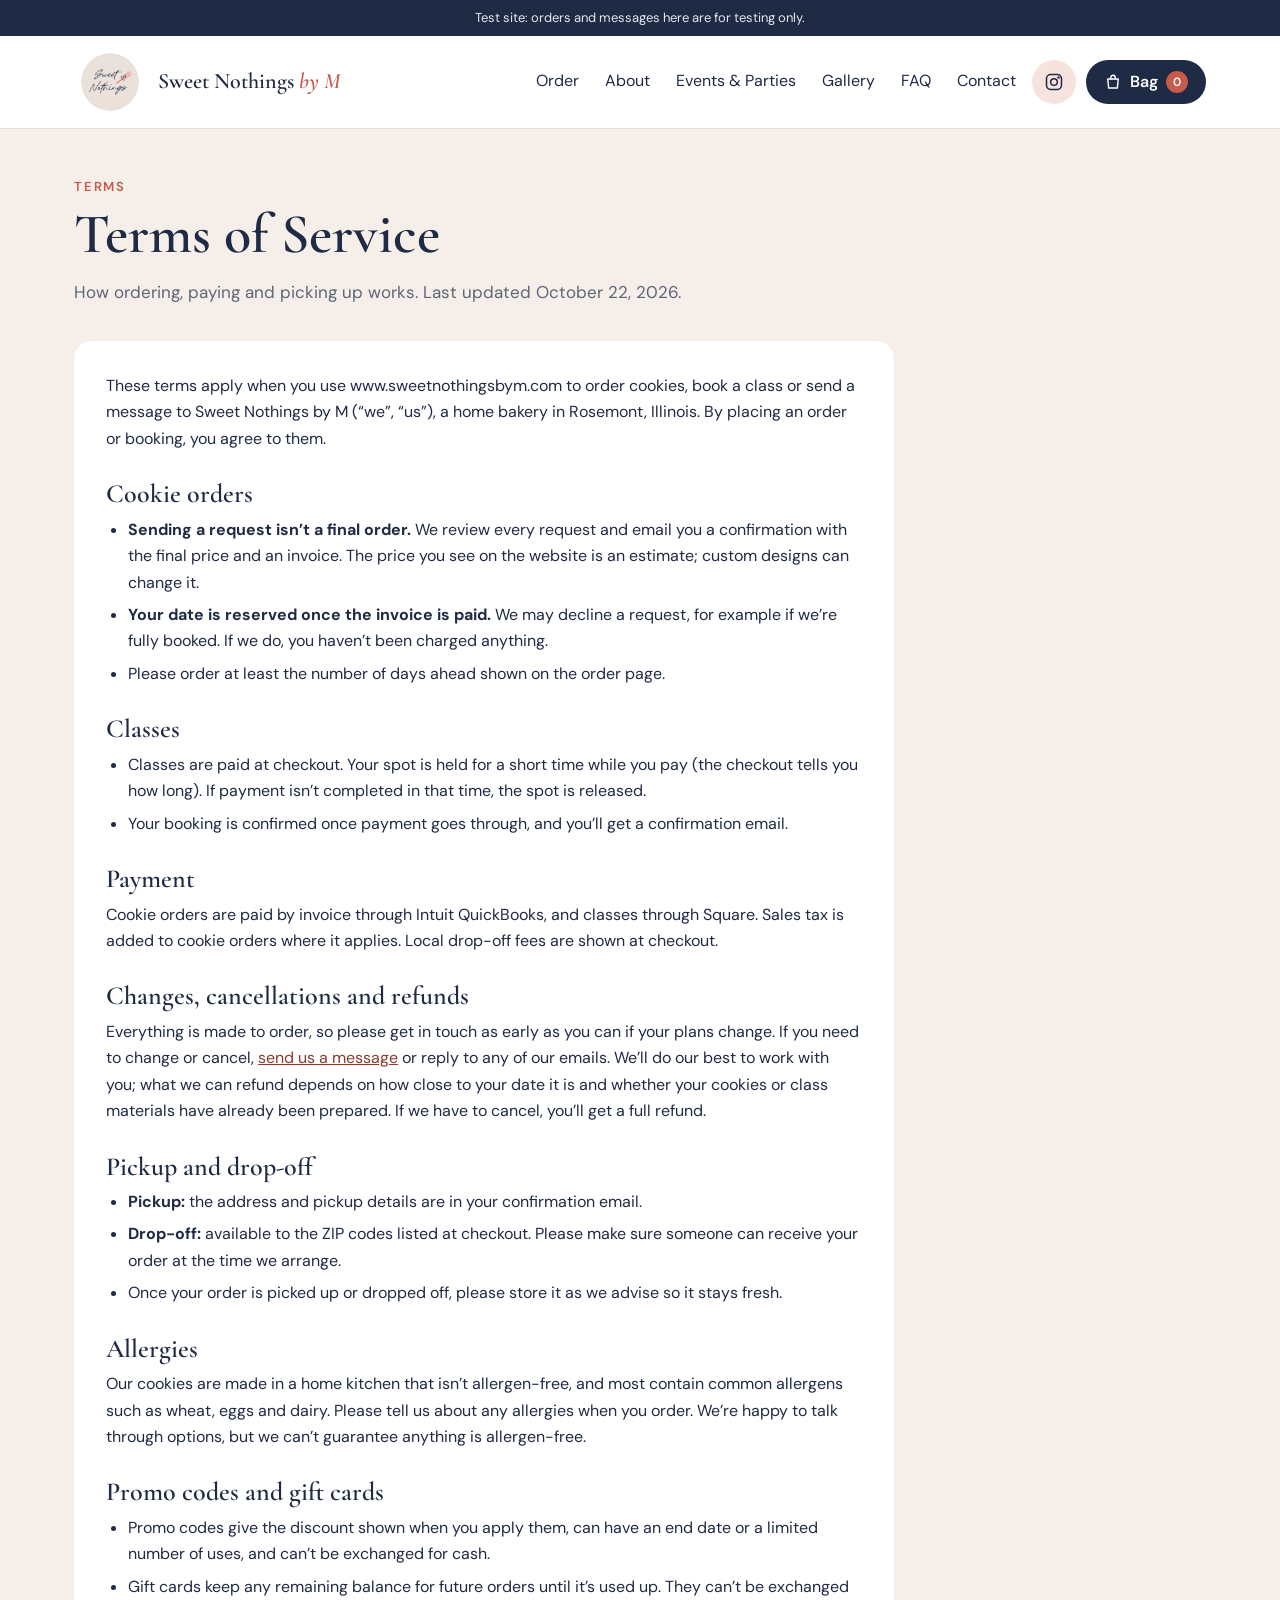
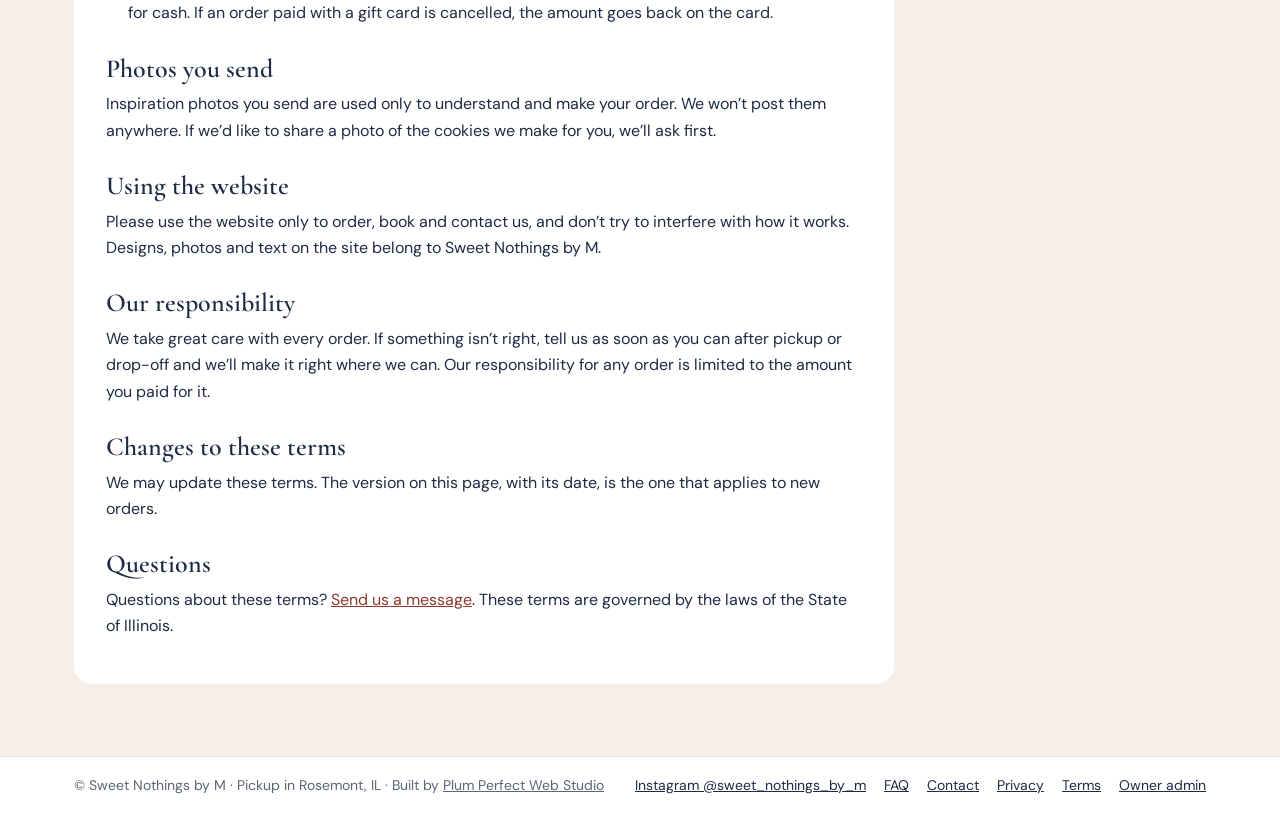
<file: terms.html>
<!doctype html>
<html lang="en">
<head>
<meta charset="utf-8">
<meta name="viewport" content="width=device-width, initial-scale=1">
<title>Terms · Sweet Nothings by M</title>
<meta name="description" content="How ordering, payment, pickup, drop-off, classes, promo codes and gift cards work at Sweet Nothings by M.">
<link rel="canonical" href="https://www.sweetnothingsbym.com/terms">
<meta property="og:type" content="website">
<meta property="og:site_name" content="Sweet Nothings by M">
<meta property="og:title" content="Terms · Sweet Nothings by M">
<meta property="og:description" content="How ordering, payment, pickup, drop-off, classes, promo codes and gift cards work at Sweet Nothings by M.">
<meta property="og:url" content="https://www.sweetnothingsbym.com/terms">
<meta property="og:image" content="https://www.sweetnothingsbym.com/logo.png">
<link rel="icon" href="logo.png">
<link rel="preconnect" href="https://fonts.googleapis.com">
<link rel="preconnect" href="https://fonts.gstatic.com" crossorigin>
<link href="https://fonts.googleapis.com/css2?family=Cormorant+Garamond:wght@500;600;700&family=DM+Sans:wght@400;500;600;700&display=swap" rel="stylesheet">
<link rel="stylesheet" href="styles.css?v=20261123c">
</head>
<body data-page="terms">
<div id="site-header"></div>
<main>
  <section class="hero wrap">
    <p class="eyebrow">Terms</p>
    <h1>Terms of Service</h1>
    <p class="lead">How ordering, paying and picking up works. Last updated October 22, 2026.</p>
  </section>
  <section class="section wrap" style="padding-top:12px">
    <article class="content-card legal">
      <p>These terms apply when you use www.sweetnothingsbym.com to order cookies, book a class or send a message to Sweet Nothings by M (“we”, “us”), a home bakery in Rosemont, Illinois. By placing an order or booking, you agree to them.</p>

      <h2>Cookie orders</h2>
      <ul>
        <li><strong>Sending a request isn’t a final order.</strong> We review every request and email you a confirmation with the final price and an invoice. The price you see on the website is an estimate; custom designs can change it.</li>
        <li><strong>Your date is reserved once the invoice is paid.</strong> We may decline a request, for example if we’re fully booked. If we do, you haven’t been charged anything.</li>
        <li>Please order at least the number of days ahead shown on the order page.</li>
      </ul>

      <h2>Classes</h2>
      <ul>
        <li>Classes are paid at checkout. Your spot is held for a short time while you pay (the checkout tells you how long). If payment isn’t completed in that time, the spot is released.</li>
        <li>Your booking is confirmed once payment goes through, and you’ll get a confirmation email.</li>
      </ul>

      <h2>Payment</h2>
      <p>Cookie orders are paid by invoice through Intuit QuickBooks, and classes through Square. Sales tax is added to cookie orders where it applies. Local drop-off fees are shown at checkout.</p>

      <h2>Changes, cancellations and refunds</h2>
      <p>Everything is made to order, so please get in touch as early as you can if your plans change. If you need to change or cancel, <a href="contact.html">send us a message</a> or reply to any of our emails. We’ll do our best to work with you; what we can refund depends on how close to your date it is and whether your cookies or class materials have already been prepared. If we have to cancel, you’ll get a full refund.</p>

      <h2>Pickup and drop-off</h2>
      <ul>
        <li><strong>Pickup:</strong> the address and pickup details are in your confirmation email.</li>
        <li><strong>Drop-off:</strong> available to the ZIP codes listed at checkout. Please make sure someone can receive your order at the time we arrange.</li>
        <li>Once your order is picked up or dropped off, please store it as we advise so it stays fresh.</li>
      </ul>

      <h2>Allergies</h2>
      <p>Our cookies are made in a home kitchen that isn’t allergen-free, and most contain common allergens such as wheat, eggs and dairy. Please tell us about any allergies when you order. We’re happy to talk through options, but we can’t guarantee anything is allergen-free.</p>

      <h2>Promo codes and gift cards</h2>
      <ul>
        <li>Promo codes give the discount shown when you apply them, can have an end date or a limited number of uses, and can’t be exchanged for cash.</li>
        <li>Gift cards keep any remaining balance for future orders until it’s used up. They can’t be exchanged for cash. If an order paid with a gift card is cancelled, the amount goes back on the card.</li>
      </ul>

      <h2>Photos you send</h2>
      <p>Inspiration photos you send are used only to understand and make your order. We won’t post them anywhere. If we’d like to share a photo of the cookies we make for you, we’ll ask first.</p>

      <h2>Using the website</h2>
      <p>Please use the website only to order, book and contact us, and don’t try to interfere with how it works. Designs, photos and text on the site belong to Sweet Nothings by M.</p>

      <h2>Our responsibility</h2>
      <p>We take great care with every order. If something isn’t right, tell us as soon as you can after pickup or drop-off and we’ll make it right where we can. Our responsibility for any order is limited to the amount you paid for it.</p>

      <h2>Changes to these terms</h2>
      <p>We may update these terms. The version on this page, with its date, is the one that applies to new orders.</p>

      <h2>Questions</h2>
      <p>Questions about these terms? <a href="contact.html">Send us a message</a>. These terms are governed by the laws of the State of Illinois.</p>
    </article>
  </section>
</main>
<div id="site-footer"></div>
<script src="config.js?v=20261123c"></script>
<script src="layout.js?v=20261123c"></script>
<script src="order.js?v=20261123c"></script>
</body>
</html>
</file>
<file: styles.css>
/* Sweet Nothings by M — shared styles */
:root {
  --navy: #1F2A44;
  --navy-2: #2C3756;
  --coral: #C65A4B;
  --coral-dark: #8E3A2E;
  --blush: #F7E3DD;
  --ground: #F5EEE9;
  --oat: #EDE3DA;
  --line: #EFE6E0;
  --field: #D6C7BE;
  --muted: #5E6577;
  --white: #FFFFFF;
  --error: #B23A2B;
  --ok: #1E5A35;
  --radius: 16px;
  --serif: 'Cormorant Garamond', Georgia, serif;
  --sans: 'DM Sans', system-ui, -apple-system, sans-serif;
}

* { box-sizing: border-box; }
[hidden] { display: none !important; }
html { -webkit-text-size-adjust: 100%; }
body { margin: 0; background: var(--ground); color: var(--navy); font-family: var(--sans); font-size: 16px; line-height: 1.5; }
/* Quick taps on + and − count as taps, not iPhone's double-tap zoom (pinch zoom still works). */
html { touch-action: manipulation; }
body.locked { overflow: hidden; }
img { max-width: 100%; display: block; }
a { color: var(--navy); }
a:hover { color: var(--coral); }
h1, h2, h3 { font-family: var(--serif); font-weight: 600; line-height: 1.1; margin: 0; }
button { font: inherit; color: inherit; }
.wrap { max-width: 1180px; margin: 0 auto; padding: 0 24px; }
.muted { color: var(--muted); }
.sr-only { position: absolute; width: 1px; height: 1px; overflow: hidden; clip: rect(0 0 0 0); white-space: nowrap; }
/* Spam trap field: hidden from people (and screen readers); bots tend to fill it in. */
.hp { position: absolute; left: -10000px; top: auto; width: 1px; height: 1px; overflow: hidden; }
:focus-visible { outline: 2px solid var(--coral); outline-offset: 2px; }

/* ---------- Prototype banner ---------- */
.proto-banner { background: var(--navy); color: #E4E7EE; font-size: 13px; text-align: center; padding: 8px 16px; }
.proto-banner a { color: var(--white); }

/* ---------- Header ---------- */
.site-header { background: var(--white); border-bottom: 1px solid #EADFD8; }
.site-header .wrap { display: flex; flex-wrap: wrap; align-items: center; justify-content: space-between; gap: 8px 16px; padding-top: 10px; padding-bottom: 10px; }
.brand { display: flex; align-items: center; gap: 12px; text-decoration: none; }
.brand img { width: 72px; height: 72px; object-fit: contain; }
.brand span { font-family: var(--serif); font-size: 22px; font-weight: 600; }
.brand em { color: var(--coral); }
.header-right { display: flex; flex-wrap: wrap; align-items: center; gap: 4px; }
.main-nav { display: flex; flex-wrap: wrap; gap: 2px; }
.main-nav a { padding: 12px 12px; text-decoration: none; border-bottom: 2px solid transparent; }
.main-nav a[aria-current="page"] { font-weight: 600; border-bottom-color: var(--coral); }
.icon-btn { display: inline-flex; align-items: center; justify-content: center; width: 44px; height: 44px; border-radius: 50%; background: var(--blush); }
.bag-btn { display: inline-flex; align-items: center; gap: 8px; min-height: 44px; padding: 0 18px; margin-left: 6px; border: 0; border-radius: 999px; background: var(--navy); color: var(--white); font-weight: 600; cursor: pointer; text-decoration: none; }
.bag-btn:hover { color: var(--white); background: var(--navy-2); }
.bag-count { min-width: 22px; height: 22px; border-radius: 999px; background: var(--coral); color: var(--white); font-size: 12px; display: inline-flex; align-items: center; justify-content: center; padding: 0 6px; }
.menu-btn, .nav-insta { display: none; }
@media (max-width: 760px) {
  /* Phones: logo, bag and a Menu button on one row; the page links drop down under the header. */
  .site-header { position: relative; }
  .site-header .wrap { flex-wrap: nowrap; gap: 8px; }
  .brand { gap: 8px; min-width: 0; }
  .brand img { width: 48px; height: 48px; }
  .brand span { font-size: 18px; line-height: 1.1; }
  .brand em { white-space: nowrap; }
  .header-right { flex-wrap: nowrap; flex: none; gap: 6px; }
  .header-right > .icon-btn { display: none; }
  .bag-btn { padding: 0 12px; margin-left: 0; gap: 6px; }
  .bag-word { position: absolute; width: 1px; height: 1px; overflow: hidden; clip: rect(0 0 0 0); white-space: nowrap; }
  .menu-btn { display: inline-flex; align-items: center; justify-content: center; width: 44px; height: 44px; padding: 0; border: 1px solid #EADFD8; border-radius: 999px; background: var(--white); color: var(--navy); font: inherit; font-weight: 600; cursor: pointer; }
  .main-nav { display: none; position: absolute; top: 100%; left: 0; right: 0; z-index: 30; flex-direction: column; gap: 0; padding: 6px 16px 12px; background: var(--white); border-bottom: 1px solid #EADFD8; box-shadow: 0 12px 24px rgba(31, 42, 68, .10); }
  .main-nav.open { display: flex; }
  .main-nav a, .main-nav a.nav-insta { display: block; padding: 12px 4px; font-size: 17px; border-bottom: 1px solid var(--line); }
  .main-nav a:last-child { border-bottom: 0; }
  .main-nav a[aria-current="page"] { border-bottom-color: var(--line); color: var(--coral-dark); }
}

/* ---------- Hero / sections ---------- */
.hero { padding-top: 48px; padding-bottom: 24px; }
.eyebrow { margin: 0 0 8px; font-size: 13px; letter-spacing: .14em; text-transform: uppercase; color: var(--coral); font-weight: 600; }
.hero h1 { font-size: clamp(38px, 6vw, 56px); }
.hero p.lead { margin: 14px 0 0; font-size: 17px; color: var(--muted); max-width: 640px; }
.special { background: var(--blush); border-radius: var(--radius); padding: 16px 22px; display: flex; gap: 14px; align-items: center; }
.section { padding-top: 28px; padding-bottom: 72px; }
.section h2 { font-size: 34px; margin-bottom: 18px; }

/* ---------- Menu cards ---------- */
.menu-grid { display: grid; grid-template-columns: repeat(auto-fit, minmax(270px, 1fr)); gap: 22px; }
.card { background: var(--white); border-radius: 18px; overflow: hidden; display: flex; flex-direction: column; transition: transform .2s ease, box-shadow .2s ease; }
.card:hover { transform: translateY(-3px); box-shadow: 0 14px 30px rgba(31, 42, 68, .10); }
.card-media { height: 210px; display: flex; align-items: center; justify-content: center; position: relative; }
.card-media img { width: 100%; height: 100%; object-fit: cover; }
.card-media .tag { position: absolute; top: 14px; left: 14px; background: var(--white); font-size: 12px; font-weight: 600; padding: 6px 10px; border-radius: 999px; }
.card-body { padding: 22px; display: flex; flex-direction: column; gap: 8px; flex: 1; }
.card-body h3 { font-size: 28px; }
.card-body p { margin: 0; }
.card-body .desc { color: var(--muted); font-size: 15px; flex: 1; }
.card-body .desc p + p { margin-top: 8px; }
.card-body .price { margin-top: 6px; font-weight: 600; }
.card-body .price span { font-weight: 400; color: var(--muted); }
/* Special Events: short cards; the full text, address and flyer open in a Details panel */
/* At most 3 lines, ending in …; it sits inside the growing .desc so a 4th line never peeks out below. */
.ev-line { display: -webkit-box; -webkit-line-clamp: 3; -webkit-box-orient: vertical; overflow: hidden; }
.card-body .ev-more { align-self: flex-start; margin-top: 2px; min-height: 44px; font-size: 15px; text-decoration: none; }
.card-body .ev-more:hover { text-decoration: underline; }
.flyer-thumb { display: block; width: 100%; padding: 0; border: 1px solid var(--line); border-radius: 12px; overflow: hidden; background: var(--white); cursor: zoom-in; }
.flyer-thumb img { display: block; width: 100%; height: auto; }
.flyer-view { position: fixed; inset: 0; z-index: 70; background: rgba(20, 24, 36, .88); display: flex; align-items: center; justify-content: center; padding: 56px 16px 16px; cursor: zoom-out; }
.flyer-view img { max-width: 100%; max-height: 100%; object-fit: contain; border-radius: 8px; }
.flyer-view .x-btn { position: absolute; top: 12px; right: 12px; background: var(--white); }
#ev-panel .panel-foot .btn + div:not(:empty) { margin-top: 10px; }

/* Home page "What I make": one big feature plus a short editable list */
.make-intro { color: var(--muted); margin: -6px 0 22px; max-width: 640px; }
.make-intro:empty { display: none; }
.make-grid { display: grid; grid-template-columns: 1.25fr 1fr; gap: 22px; align-items: stretch; }
.make-feature { display: flex; flex-direction: column; background: var(--white); border-radius: 18px; overflow: hidden; text-decoration: none; color: var(--navy); transition: transform .2s ease, box-shadow .2s ease; }
.make-feature:hover { box-shadow: 0 14px 30px rgba(31, 42, 68, .10); }
.make-feature-text { text-decoration: none; color: var(--navy); }
.make-feature-text:hover { color: var(--navy); }
.make-feature-text:hover .make-go { text-decoration: underline; }
.make-feature-photo { flex: 1; min-height: 260px; position: relative; background: var(--blush); display: flex; align-items: center; justify-content: center; }
.make-feature-photo img { position: absolute; inset: 0; width: 100%; height: 100%; object-fit: cover; }
.make-feature-photo img.slide { opacity: 0; transition: opacity .6s ease; }
.make-feature-photo img.slide.on { opacity: 1; }
.make-feature-photo.is-slideshow { cursor: pointer; }
.make-photo-link { position: absolute; inset: 0; display: flex; align-items: center; justify-content: center; }
.make-arrow { position: absolute; top: 50%; transform: translateY(-50%); width: 40px; height: 40px; border: 0; border-radius: 50%; background: rgba(255, 255, 255, .85); color: var(--navy); display: flex; align-items: center; justify-content: center; cursor: pointer; box-shadow: 0 2px 8px rgba(0, 0, 0, .15); }
.make-arrow:hover { background: #fff; }
.make-arrow.prev { left: 12px; }
.make-arrow.next { right: 12px; }
.make-dots { position: absolute; left: 0; right: 0; bottom: 8px; display: flex; justify-content: center; gap: 2px; }
.make-dots button { width: 22px; height: 22px; padding: 0; border: 0; background: none; cursor: pointer; display: flex; align-items: center; justify-content: center; }
.make-dots button::before { content: ''; width: 8px; height: 8px; border-radius: 50%; background: rgba(255, 255, 255, .55); box-shadow: 0 0 3px rgba(0, 0, 0, .3); transition: background .3s; }
.make-dots button.on::before { background: #fff; }
.make-feature-text { padding: 20px 22px; display: flex; align-items: flex-end; justify-content: space-between; gap: 14px; flex-wrap: wrap; }
.make-feature-text h3 { font-size: 30px; margin: 0; }
.make-feature-text p { margin: 2px 0 0; color: var(--muted); }
.make-go { color: var(--coral-dark); font-weight: 600; font-size: 15px; white-space: nowrap; }
.make-list { list-style: none; margin: 0; padding: 0; display: flex; flex-direction: column; gap: 12px; }
.make-list li { flex: 1; display: flex; }   /* rows stretch to match the Custom cookies card */
.make-row { display: flex; align-items: center; gap: 14px; width: 100%; padding: 12px 16px 12px 12px; background: var(--white); border: 0; border-radius: 16px; text-align: left; font: inherit; color: var(--navy); text-decoration: none; cursor: pointer; transition: transform .2s ease, box-shadow .2s ease; }
.make-row:hover { transform: translateY(-2px); box-shadow: 0 10px 22px rgba(31, 42, 68, .08); color: var(--navy); }
.make-thumb { flex: none; width: 72px; height: 72px; border-radius: 12px; overflow: hidden; background: var(--blush); display: flex; align-items: center; justify-content: center; }
.make-thumb img { width: 100%; height: 100%; object-fit: cover; }
.make-thumb img.make-logo, .make-feature-photo img.make-logo { position: static; width: 60%; max-width: 180px; height: auto; object-fit: contain; opacity: .8; }
.make-row-text { flex: 1; min-width: 0; display: flex; flex-direction: column; }
.make-row-text strong { font-family: var(--serif); font-size: 22px; font-weight: 600; line-height: 1.15; }
.make-row-text span { color: var(--muted); font-size: 14px; }
.make-events { margin-top: 18px; display: flex; align-items: center; justify-content: space-between; gap: 12px; flex-wrap: wrap; padding: 16px 22px; border-radius: 16px; background: var(--oat); color: var(--navy); text-decoration: none; font-weight: 500; }
.make-events:hover { background: var(--blush); color: var(--navy); }
@media (max-width: 760px) {
  .make-grid { grid-template-columns: 1fr; }
  .make-feature-photo { min-height: 230px; }
  .make-row .make-go { display: none; }
}

/* ---------- Buttons ---------- */
.btn { display: inline-flex; align-items: center; justify-content: center; gap: 8px; min-height: 48px; padding: 0 24px; border-radius: 999px; border: 0; background: var(--coral); color: var(--white); font-weight: 700; cursor: pointer; text-decoration: none; }
.btn:hover { background: #B04E40; color: var(--white); }
.btn.block { width: 100%; }
.btn.navy { background: var(--navy); }
.btn.navy:hover { background: var(--navy-2); }
.btn.ghost { background: var(--white); color: var(--navy); border: 1px solid var(--navy); }
.btn.ghost:hover { background: var(--ground); color: var(--navy); }
.btn.dashed { background: var(--white); color: var(--coral-dark); border: 1px dashed var(--coral); font-weight: 600; min-height: 44px; }
.btn.dashed:hover { background: #FBF3F0; color: var(--coral-dark); }
.btn[aria-disabled="true"] { background: #E9DCD5; color: var(--muted); }
.btn.small { min-height: 40px; padding: 0 16px; font-size: 14px; }
/* Busy button: a spinner before the label (admin phone orders) */
.btn.is-busy { cursor: progress; opacity: .85; }
.btn.is-busy::before { content: ""; display: inline-block; width: 14px; height: 14px; margin-right: 8px; vertical-align: -2px; border: 2px solid currentColor; border-right-color: transparent; border-radius: 50%; animation: sn-spin .7s linear infinite; }
@keyframes sn-spin { to { transform: rotate(360deg); } }
.link-btn { background: transparent; border: 0; padding: 6px 0; color: var(--coral-dark); font-size: 13px; font-weight: 600; text-decoration: underline; cursor: pointer; }
.email-hint { margin: 6px 0 0; font-size: 14px; color: var(--navy); }
.email-hint .link-btn { font-size: 14px; padding: 0 0 0 4px; }
.pill { min-height: 44px; min-width: 52px; padding: 0 18px; border-radius: 999px; border: 1px solid var(--field); background: var(--white); color: var(--navy); font-weight: 600; cursor: pointer; }
.pill[aria-pressed="true"] { background: var(--navy); border-color: var(--navy); color: var(--white); }
.choice { text-align: left; padding: 14px 16px; border-radius: 14px; border: 2px solid #E3D6CE; background: var(--white); color: var(--navy); cursor: pointer; min-height: 44px; }
.choice strong { display: block; }
.choice span { font-size: 13px; opacity: .85; }
.choice[aria-pressed="true"] { background: var(--navy); border-color: var(--navy); color: var(--white); }
.step { width: 44px; height: 44px; border-radius: 50%; border: 1px solid var(--field); background: var(--white); color: var(--navy); display: inline-flex; align-items: center; justify-content: center; cursor: pointer; padding: 0; flex: none; }
.step:hover { border-color: var(--navy); }
.step:disabled { opacity: .4; cursor: default; }
.x-btn { width: 44px; height: 44px; border-radius: 50%; border: 0; background: var(--ground); display: inline-flex; align-items: center; justify-content: center; cursor: pointer; flex: none; }

/* ---------- Forms ---------- */
.field { display: flex; flex-direction: column; gap: 6px; }
.label { font-size: 13px; font-weight: 600; letter-spacing: .02em; }
.input { width: 100%; padding: 12px 14px; border: 1px solid var(--field); border-radius: 10px; font: inherit; font-size: 16px; background: var(--white); color: var(--navy); min-height: 46px; }
textarea.input { resize: vertical; }
/* Date boxes: phones (iPhone Safari especially) give them a built-in minimum width wider than the screen. */
.field { min-width: 0; }
.input[type="date"] { display: block; min-width: 0; max-width: 100%; }
.input[type="date"]::-webkit-date-and-time-value { text-align: left; }
@supports (-webkit-touch-callout: none) {   /* iPhone / iPad only */
  .input[type="date"] { -webkit-appearance: none; appearance: none; }
}
/* Checkout time boxes: event time, and the pickup / drop-off window */
.time-input { width: 100%; }
.field > .time-input { max-width: 180px; }
.time-range { gap: 12px; flex-wrap: wrap; }
.time-part { display: flex; flex-direction: column; gap: 4px; font-size: 13px; flex: 1 1 140px; max-width: 180px; }
.time-part .time-input { max-width: none; }
.date-wrap { position: relative; max-width: 100%; }
.date-ph { display: none; }
/* iPhone / iPad (html.ios is set in config.js): Safari shows an empty date box with no "mm/dd/yyyy" hint, so add one. */
.ios .date-ph { display: block; position: absolute; left: 15px; top: 50%; transform: translateY(-50%); color: var(--muted); pointer-events: none; font-size: 16px; }
.ios .date-wrap.has-value .date-ph { display: none; }
.input:focus { outline: 2px solid var(--coral); outline-offset: 1px; border-color: var(--coral); }
.input[aria-invalid="true"] { border-color: var(--error); }
.hint { font-size: 13px; color: var(--muted); margin: 0; }
.err { font-size: 14px; color: var(--error); margin: 0; }
.grid-2 { display: grid; grid-template-columns: repeat(2, minmax(0, 1fr)); gap: 14px; }
.grid-2 .full { grid-column: 1 / -1; }
.stack { display: flex; flex-direction: column; gap: 14px; }
.row-gap { display: flex; flex-wrap: wrap; gap: 8px; }
.upload { display: flex; align-items: center; gap: 14px; border: 1.5px dashed var(--field); border-radius: 12px; padding: 16px; cursor: pointer; background: #FBF7F4; }
.upload:hover { border-color: var(--coral); }
.upload:focus-within { outline: 2px solid var(--coral); outline-offset: 2px; }
.upload img { width: 56px; height: 56px; object-fit: cover; border-radius: 8px; }

/* ---------- Slide-over panel ---------- */
.scrim { position: fixed; inset: 0; background: rgba(31, 42, 68, .45); z-index: 40; opacity: 0; pointer-events: none; transition: opacity .25s ease; }
.scrim.open { opacity: 1; pointer-events: auto; }
.panel { position: fixed; top: 0; right: 0; bottom: 0; width: 100%; max-width: 500px; background: var(--white); z-index: 50; display: flex; flex-direction: column; box-shadow: -12px 0 40px rgba(31, 42, 68, .18); transform: translateX(100%); transition: transform .32s cubic-bezier(.2, .8, .2, 1); visibility: hidden; }
.panel.open { transform: translateX(0); visibility: visible; }
.panel-head { padding: 20px 24px; display: flex; align-items: center; justify-content: space-between; gap: 12px; border-bottom: 1px solid var(--line); }
.panel-head h2 { font-size: 30px; }
.panel-head p { margin: 2px 0 0; font-size: 14px; color: var(--muted); }
.panel-body { flex: 1; overflow-y: auto; padding: 20px 24px 28px; }
.panel-foot { padding: 16px 24px; border-top: 1px solid var(--line); background: var(--white); }
.sec { border-top: 1px solid var(--line); padding-top: 20px; margin-top: 22px; }
.sec.first { border-top: 0; padding-top: 0; margin-top: 0; }
/* Admin: small preview next to a photo link box. */
.photo-thumb { width: 46px; height: 46px; border-radius: 8px; background: var(--oat); display: inline-flex; align-items: center; justify-content: center; overflow: hidden; flex: none; color: var(--muted); font-size: 12px; }
.photo-thumb img { width: 100%; height: 100%; object-fit: cover; }
/* A customer's photo in the admin (order review, messages). */
.cust-photo { margin-top: 8px; display: flex; flex-direction: column; gap: 4px; align-items: flex-start; }
.cust-photo img { display: block; width: 180px; height: 140px; object-fit: cover; border-radius: 10px; background: var(--oat); border: 1px solid var(--line); }
/* Checkout and "request sent" fill the screen, with the content in a centered column. */
.panel.full { max-width: none; box-shadow: none; }
.checkout-col { max-width: 680px; margin: 0 auto; width: 100%; }
.panel.full .panel-head { display: block; }
.checkout-head-row { display: flex; align-items: center; justify-content: space-between; gap: 12px; }
.checkout-head-row .link-btn { padding: 0 0 2px; }
.checkout-grand { border-top: 1px solid var(--line); margin-top: 14px; padding-top: 14px; }
.sec h3 { font-size: 24px; margin-bottom: 14px; }
.flavor-row { display: flex; align-items: center; justify-content: space-between; gap: 12px; padding: 12px 0; border-bottom: 1px solid var(--line); }
.flavor-row .badge { font-size: 12px; color: var(--coral); font-weight: 700; letter-spacing: .04em; }
.qty { display: flex; flex-wrap: wrap; align-items: center; gap: 10px; }
/* Flavor rows: the − / number / + group stays on one line; long flavor names wrap instead. */
#panel .flavor-row > div:first-child { flex: 1; min-width: 0; }
#panel .flavor-row .qty { flex: none; flex-wrap: nowrap; gap: 8px; }
.qty output { min-width: 32px; text-align: center; font-size: 18px; font-weight: 600; }
.bag-item { padding: 16px 0; border-bottom: 1px solid var(--line); }
.bag-item .top { display: flex; justify-content: space-between; gap: 12px; }
.bag-item .detail { font-size: 14px; color: var(--muted); margin-top: 4px; }
.bag-item .note { font-size: 13px; color: var(--muted); margin-top: 4px; font-style: italic; }
.totals { display: flex; flex-direction: column; gap: 8px; font-size: 15px; }
.totals div { display: flex; justify-content: space-between; }
.totals .muted { color: var(--muted); }
.grand { display: flex; justify-content: space-between; align-items: baseline; margin-bottom: 12px; }
.grand strong:last-child { font-family: var(--serif); font-size: 34px; font-weight: 600; }
.missing { background: #FBEDEA; border-radius: 10px; padding: 10px 14px; margin-bottom: 12px; font-size: 14px; color: var(--coral-dark); }
.done { text-align: center; padding: 28px 8px; }
.done .check { width: 64px; height: 64px; border-radius: 50%; background: var(--blush); display: flex; align-items: center; justify-content: center; margin: 0 auto 18px; }
.done h3 { font-size: 34px; }

/* ---------- Toast ---------- */
.toast { position: fixed; left: 50%; bottom: 24px; transform: translate(-50%, 16px); opacity: 0; pointer-events: none; background: var(--navy); color: var(--white); padding: 12px 14px 12px 20px; border-radius: 18px; width: max-content; display: flex; align-items: center; gap: 10px; box-shadow: 0 10px 24px rgba(31, 42, 68, .25); z-index: 30; transition: opacity .25s ease, transform .25s ease; max-width: calc(100% - 32px); }
.toast.show { opacity: 1; transform: translate(-50%, 0); pointer-events: auto; }
/* With a side panel open (admin Review, the bag), the toast sits in front of it, bottom right, so it's never hidden. */
body.locked .toast { z-index: 60; }
@media (min-width: 761px) {
  body.locked .toast { left: auto; right: 24px; max-width: 452px; transform: translateY(16px); }
  body.locked .toast.show { transform: translateY(0); }
}
@media (max-width: 760px) {
  /* Phones: span the screen so the message wraps into a couple of lines, not one word per line */
  .toast { left: 16px; right: 16px; width: auto; max-width: none; transform: translateY(16px); font-size: 15px; line-height: 1.35; padding: 12px 12px 12px 16px; }
  .toast.show { transform: translateY(0); }
  #toast-text { flex: 1; min-width: 0; }
}
.toast button { background: transparent; border: 0; color: var(--blush); font-weight: 700; text-decoration: underline; cursor: pointer; min-height: 32px; white-space: nowrap; }

/* ---------- Content pages ---------- */
.content-card { background: var(--white); border-radius: 18px; padding: 32px; }
.content-card p { margin: 0 0 14px; }
.placeholder { background: var(--oat); border-radius: 14px; display: flex; align-items: center; justify-content: center; color: var(--muted); font-size: 14px; font-weight: 600; text-align: center; padding: 12px; }
.gallery-grid { display: grid; grid-template-columns: repeat(auto-fill, minmax(150px, 1fr)); gap: 14px; }
.gallery-grid .placeholder { aspect-ratio: 1 / 1; }
.two-col { display: grid; grid-template-columns: repeat(auto-fit, minmax(300px, 1fr)); gap: 24px; align-items: start; }

/* ---------- Footer ---------- */
.site-footer { background: var(--white); border-top: 1px solid #EADFD8; }
.site-footer .wrap { padding-top: 18px; padding-bottom: 18px; display: flex; flex-wrap: wrap; justify-content: space-between; gap: 12px; font-size: 14px; color: var(--muted); }
.site-footer nav { display: flex; flex-wrap: wrap; gap: 18px; }
.site-credit { color: inherit; }

/* ---------- Admin ---------- */
.admin-header { background: var(--navy); color: var(--white); }
.admin-header .wrap { display: flex; flex-wrap: wrap; align-items: center; justify-content: space-between; gap: 12px; padding-top: 14px; padding-bottom: 14px; }
.admin-header .brand span { color: var(--white); }
.admin-header img { width: 48px; height: 48px; border-radius: 50%; background: var(--white); }
.admin-header a.btn { min-height: 42px; }
.admin-layout { display: flex; flex-wrap: wrap; gap: 24px; align-items: flex-start; padding-top: 28px; padding-bottom: 96px; }
.admin-nav { flex: 1 1 200px; display: flex; flex-direction: column; gap: 4px; }
.admin-nav a { padding: 12px 16px; border-radius: 10px; text-decoration: none; }
.admin-nav a:hover { background: var(--white); }
/* Admin tabs: the current one is highlighted; group labels; badges like "2 to review". */
.admin-nav a { display: flex; align-items: center; justify-content: space-between; gap: 8px; color: var(--navy); }
.admin-nav a[aria-current="page"] { background: var(--white); font-weight: 700; box-shadow: inset 3px 0 0 var(--coral); }
.admin-nav-group { font-size: 12px; font-weight: 700; letter-spacing: .08em; text-transform: uppercase; color: var(--muted); padding: 14px 16px 4px; }
.admin-nav-group:first-child { padding-top: 0; }
.nav-count { background: var(--coral); color: var(--white); font-size: 12px; font-weight: 700; padding: 2px 8px; border-radius: 999px; white-space: nowrap; }
@media (max-width: 900px) {   /* below this the menu would sit above the content as a long list */
  .admin-nav { flex: 1 1 100%; flex-direction: row; overflow-x: auto; gap: 4px; padding-bottom: 6px; -webkit-overflow-scrolling: touch; }
  .admin-nav-group { display: none; }
  .admin-nav a { white-space: nowrap; flex: none; padding: 10px 14px; }
  .admin-nav a[aria-current="page"] { box-shadow: inset 0 -3px 0 var(--coral); }
}
/* Admin orders table: Review button first, details stacked so it fits a laptop without scrolling sideways. */
.row-unpaid > td { background: #FBEDEA; }
.unpaid-note { margin-top: 6px; font-size: 12px; font-weight: 600; color: var(--error); line-height: 1.35; }
.orders-table td { vertical-align: top; padding-top: 14px; padding-bottom: 14px; }
.orders-table .order-cell { display: flex; gap: 12px; align-items: flex-start; }
.orders-table .order-cell .btn { flex: none; min-width: 78px; }
.orders-table .wrap-any { overflow-wrap: anywhere; min-width: 150px; }
/* Admin dashboard: week planner. */
.dash-head { display: flex; flex-wrap: wrap; justify-content: space-between; align-items: flex-end; gap: 12px; margin-bottom: 16px; }
.dash-head h2 { margin: 0; }
.dash-alert { background: #FDF0D5; color: #5C3A00; border-radius: 12px; padding: 12px 16px; font-size: 14px; margin-bottom: 16px; }
.dash-tiles { display: grid; grid-template-columns: repeat(auto-fit, minmax(150px, 1fr)); gap: 12px; margin-bottom: 18px; }
.dash-tile { background: var(--ground); border-radius: 14px; padding: 14px 16px; }
.dash-tile .k { font-size: 12px; font-weight: 700; letter-spacing: .06em; text-transform: uppercase; color: var(--muted); }
.dash-tile .v { font-family: var(--serif); font-size: 32px; font-weight: 600; line-height: 1.2; margin-top: 2px; }
.dash-pend { display: block; font-size: 13px; color: #7A4B00; margin-top: 2px; }
.dash-cal { display: grid; grid-template-columns: repeat(7, minmax(0, 1fr)); gap: 8px; margin-bottom: 22px; }
.dash-day { background: #FBF7F4; border-radius: 12px; padding: 10px; min-height: 120px; display: flex; flex-direction: column; gap: 6px; min-width: 0; }
.dash-day.today { box-shadow: inset 0 0 0 2px var(--coral); }
.dash-day-h { font-size: 13px; font-weight: 700; color: var(--navy); }
.dash-order { text-align: left; background: var(--white); border: 1px solid var(--line); border-left: 4px solid var(--navy); border-radius: 8px; padding: 8px; font: inherit; font-size: 13px; color: var(--navy); cursor: pointer; display: flex; flex-direction: column; gap: 2px; overflow-wrap: anywhere; }
.dash-order span { color: var(--muted); font-size: 12px; }
.dash-order.pending { border-style: dashed; border-left-style: solid; background: #FFFBF4; }
.dash-order:hover { border-color: var(--coral); }
.dash-cols { display: grid; grid-template-columns: repeat(auto-fit, minmax(300px, 1fr)); gap: 28px; }
.dash-h4 { font-family: var(--sans); font-size: 14px; font-weight: 700; margin: 14px 0 6px; }
.dash-line { font-size: 14px; padding: 6px 0; border-bottom: 1px solid var(--line); }
.dash-table td { padding: 6px 0; vertical-align: top; border-bottom: 1px solid var(--line); }
.dash-table td:last-child { text-align: right; font-weight: 700; padding-left: 12px; white-space: nowrap; }
.dash-table tr.dash-total td { border-bottom: 0; border-top: 2px solid var(--line); font-weight: 700; color: var(--navy); }
.dash-grand { margin-top: 14px; }
.dash-grand tr.dash-total td { background: var(--ground); padding: 10px 12px; border-top: 0; font-size: 16px; }
.dash-grand tr.dash-total td:first-child { border-radius: 10px 0 0 10px; }
.dash-grand tr.dash-total td:last-child { border-radius: 0 10px 10px 0; }
.dash-checks { list-style: none; margin: 0; padding: 0; display: flex; flex-direction: column; gap: 8px; font-size: 14px; }
.dash-checks li { display: flex; gap: 10px; align-items: flex-start; }
.dash-checks li > span:first-child { flex: none; width: 22px; height: 22px; border-radius: 50%; display: inline-flex; align-items: center; justify-content: center; font-weight: 700; font-size: 12px; }
.dash-checks li.ok > span:first-child { background: #DDEFE3; color: #1E5A35; }
.dash-checks li.warn > span:first-child { background: #FBEDEA; color: #B23A2B; }
@media (max-width: 1100px) { .dash-cal { grid-template-columns: repeat(auto-fit, minmax(150px, 1fr)); } }
@media print {
  .admin-nav, .admin-header, .proto-banner, .save-bar, .dash-nav, .toast, #settings-title { display: none !important; }
  .admin-main > .panel-card:not(#dashboard) { display: none !important; }
  .dash-cal { grid-template-columns: repeat(7, minmax(0, 1fr)); }
}
/* The admin uses more of a wide screen than the public site (tables and forms need the room). */
.admin-header .wrap, .wrap.admin-layout { max-width: 1440px; }
.admin-main { flex: 999 1 640px; min-width: 0; display: flex; flex-direction: column; gap: 22px; }
.admin-title { display: flex; flex-wrap: wrap; justify-content: space-between; align-items: flex-end; gap: 12px; }
.admin-title h1 { font-size: 44px; }
.admin-title p { margin: 6px 0 0; color: var(--muted); }
.panel-card { background: var(--white); border-radius: var(--radius); padding: 26px; scroll-margin-top: 90px; }
.panel-card h2 { font-size: 28px; margin-bottom: 4px; }
.panel-card .sub { margin: 0 0 20px; color: var(--muted); font-size: 14px; }
.fields { display: grid; grid-template-columns: repeat(auto-fit, minmax(190px, 1fr)); gap: 16px; }
.input-wrap { display: flex; align-items: center; border: 1px solid var(--field); border-radius: 10px; background: var(--white); min-height: 46px; padding: 0 12px; gap: 6px; }
.input-wrap:focus-within { outline: 2px solid var(--coral); outline-offset: 1px; border-color: var(--coral); }
.input-wrap input { border: 0; outline: 0; font: inherit; font-size: 16px; width: 100%; min-width: 0; padding: 11px 0; background: transparent; color: var(--navy); }
.input-wrap span { color: var(--muted); font-size: 14px; white-space: nowrap; }
.table-wrap { overflow-x: auto; }
table { width: 100%; border-collapse: collapse; font-size: 14px; }
th { text-align: left; font-size: 12px; letter-spacing: .06em; text-transform: uppercase; color: var(--muted); padding: 10px 12px; border-bottom: 1px solid #EADFD8; white-space: nowrap; }
td { padding: 10px 12px; border-bottom: 1px solid #F1E9E4; vertical-align: middle; }
td.nowrap { white-space: nowrap; }
td .input, td .input-wrap { min-height: 40px; }
td .input { padding: 8px 10px; }
.status { padding: 6px 10px; border-radius: 999px; border: 1px solid var(--field); font: inherit; font-size: 13px; font-weight: 600; background: var(--white); color: var(--navy); min-height: 36px; }
.switch { display: inline-flex; align-items: center; gap: 10px; min-height: 44px; padding: 0 6px; border: 0; background: transparent; cursor: pointer; font-size: 14px; }
.switch .track { width: 40px; height: 24px; border-radius: 999px; background: #CFC3BB; position: relative; flex: none; transition: background .2s; }
.switch .track::after { content: ""; position: absolute; top: 3px; left: 3px; width: 18px; height: 18px; border-radius: 50%; background: var(--white); transition: left .2s; }
.switch[aria-checked="true"] .track { background: var(--navy); }
.switch[aria-checked="true"] .track::after { left: 19px; }
.icon-del { width: 40px; height: 40px; border: 0; border-radius: 50%; background: transparent; color: var(--muted); cursor: pointer; display: inline-flex; align-items: center; justify-content: center; }
.icon-del:hover { background: var(--ground); color: var(--error); }
.chip { display: inline-flex; align-items: center; gap: 6px; background: var(--ground); padding: 4px 6px 4px 14px; border-radius: 999px; font-size: 14px; }
.chip button { width: 28px; height: 28px; border: 0; border-radius: 50%; background: transparent; cursor: pointer; display: inline-flex; align-items: center; justify-content: center; color: var(--muted); }
.save-bar { position: fixed; left: 0; right: 0; bottom: 0; background: var(--navy); color: var(--white); z-index: 20; transform: translateY(100%); transition: transform .25s ease; }
.save-bar.show { transform: translateY(0); }
.save-bar.warn { background: #8E3A2E; }
.save-bar.warn #save-bar-text { max-width: 640px; font-size: 14px; }
.save-bar .wrap { display: flex; flex-wrap: wrap; align-items: center; justify-content: space-between; gap: 12px; padding-top: 12px; padding-bottom: 12px; }
.empty-row td { color: var(--muted); text-align: center; padding: 24px; }

/* ---------- Email preview ---------- */
.email-wrap { max-width: 640px; margin: 32px auto; padding: 0 16px; }
.email-meta { font-size: 13px; color: var(--muted); margin-bottom: 14px; }
.email { background: var(--white); border-radius: 16px; overflow: hidden; }
.email-top { text-align: center; padding: 28px 28px 8px; }
.email-top img { width: 110px; height: 110px; object-fit: contain; margin: 0 auto; }
.email-top h1 { margin-top: 10px; font-size: 36px; }
.email-body { padding: 20px 28px; display: flex; flex-direction: column; gap: 18px; }
.facts { display: grid; grid-template-columns: repeat(2, minmax(0, 1fr)); gap: 14px; font-size: 14px; }
.facts .k { color: var(--muted); font-size: 12px; text-transform: uppercase; letter-spacing: .06em; }
.facts .v { font-weight: 600; margin-top: 2px; }
.email-foot { background: var(--navy); color: var(--white); text-align: center; padding: 18px; font-size: 14px; }
.email-foot a { color: var(--white); }

@media (max-width: 640px) {
  .grid-2, .facts { grid-template-columns: minmax(0, 1fr); }
  .content-card { padding: 22px; }
  .panel-body, .panel-head, .panel-foot { padding-left: 18px; padding-right: 18px; }
}

@media (prefers-reduced-motion: reduce) {
  *, *::before, *::after { transition: none !important; animation: none !important; }
}

/* ---------- Pricing note ---------- */
.note-box { background: var(--blush); border-radius: 12px; padding: 12px 14px; font-size: 14px; line-height: 1.45; }
/* Fine print folded into pink boxes that open on tap */
.fold-box { padding: 0 14px; }
.fold-box details + details { border-top: 1px solid rgba(142, 58, 46, .15); }
.fold-box summary { list-style: none; cursor: pointer; position: relative; padding: 12px 28px 12px 0; font-weight: 600; font-size: 14px; color: var(--navy); min-height: 44px; display: flex; align-items: center; }
.fold-box summary::-webkit-details-marker { display: none; }
.fold-box summary::after { content: ""; position: absolute; right: 4px; top: 50%; width: 8px; height: 8px; border-right: 2px solid var(--coral); border-bottom: 2px solid var(--coral); transform: translateY(-70%) rotate(45deg); transition: transform .2s ease; }
.fold-box details[open] summary::after { transform: translateY(-30%) rotate(-135deg); }
.fold-box summary:focus-visible { outline: 2px solid var(--coral); outline-offset: 2px; border-radius: 8px; }
.fold-box details p { margin: 0 0 12px; }

/* ---------- Admin: order review ---------- */
.status-badge { display: inline-block; padding: 5px 10px; border-radius: 999px; font-weight: 600; font-size: 12px; white-space: nowrap; }
.count-pill { display: inline-block; vertical-align: middle; margin-left: 8px; padding: 4px 10px; border-radius: 999px; background: var(--coral); color: var(--white); font-family: var(--sans); font-size: 13px; font-weight: 700; }
tr.row-pending td { background: #FFFBF4; }
.review-panel { max-width: 620px; }
.rv-facts { display: grid; grid-template-columns: repeat(2, minmax(0, 1fr)); gap: 14px; background: var(--ground); border-radius: 12px; padding: 14px 16px; }
.rv-facts .k { color: var(--muted); font-size: 12px; text-transform: uppercase; letter-spacing: .06em; }
.rv-facts .v { font-weight: 600; margin-top: 2px; }
.rv-h { font-size: 24px; margin: 22px 0 10px; }
.rv-item { padding: 10px 0; border-bottom: 1px solid var(--line); }
.rv-quote { font-size: 14px; background: #FBF7F4; border-radius: 10px; padding: 10px 12px; margin-top: 6px; font-style: italic; color: var(--navy); }
.rv-line { display: flex; justify-content: space-between; gap: 12px; padding: 8px 0; border-bottom: 1px solid var(--line); font-size: 15px; }
.inv-row { display: grid; grid-template-columns: minmax(0, 1fr) 80px 120px 84px 40px; gap: 8px; align-items: end; padding: 10px 0; border-bottom: 1px solid var(--line); }
.inv-desc { grid-column: 1 / -1; }
.inv-row .input, .inv-row .input-wrap { min-height: 42px; }
.inv-row .input { padding: 9px 12px; }
.inv-amt { font-weight: 600; text-align: right; padding-bottom: 10px; font-variant-numeric: tabular-nums; }
@media (min-width: 560px) {
  .inv-row { grid-template-columns: minmax(0, 1fr) 72px 116px 80px 40px; }
  .inv-desc { grid-column: auto; }
}
@media (max-width: 559px) {
  .inv-row { grid-template-columns: 80px 120px minmax(0, 1fr) 40px; }
  .rv-facts { grid-template-columns: minmax(0, 1fr); }
}

/* ---------- Request email: not-final notice ---------- */
.not-final { border: 2px solid var(--coral); background: #FFF6F3; border-radius: 12px; padding: 16px 18px; font-size: 15px; }
.not-final-tag { display: inline-block; background: var(--coral); color: var(--white); font-size: 12px; font-weight: 700; letter-spacing: .08em; text-transform: uppercase; padding: 5px 10px; border-radius: 999px; }
.next-steps { list-style: none; counter-reset: step; margin: 0; padding: 0; display: flex; flex-direction: column; gap: 12px; }
.next-steps li { counter-increment: step; display: grid; grid-template-columns: 32px minmax(0, 1fr); column-gap: 12px; font-size: 15px; }
.next-steps li::before { content: counter(step); grid-row: span 2; width: 28px; height: 28px; border-radius: 50%; background: var(--ground); border: 1px solid var(--field); display: flex; align-items: center; justify-content: center; font-weight: 700; font-size: 14px; }
.next-steps li.done-step::before { content: "\2713"; background: var(--navy); border-color: var(--navy); color: var(--white); }
.next-steps li span { color: var(--muted); font-size: 14px; }

/* ---------- Landing page ---------- */
.btn-lg { min-height: 54px; padding: 0 30px; font-size: 17px; }
.landing-hero { padding-top: 56px; padding-bottom: 32px; }
.landing-hero-grid { display: grid; grid-template-columns: repeat(auto-fit, minmax(300px, 1fr)); gap: 40px; align-items: center; }
.landing-hero h1 { font-size: clamp(40px, 6vw, 64px); line-height: 1.02; }
.landing-hero .lead { margin: 16px 0 0; font-size: 18px; color: var(--muted); max-width: 540px; }
.hero-photo { position: relative; aspect-ratio: 5 / 4; border-radius: 28px; background: var(--blush); display: flex; align-items: center; justify-content: center; overflow: hidden; }
.hero-photo .tag { position: absolute; top: 16px; left: 16px; background: var(--white); font-size: 12px; font-weight: 600; padding: 6px 10px; border-radius: 999px; }
.hero-photo .hero-img { width: 100%; height: 100%; object-fit: cover; }
.hero-logo { width: 58%; max-width: 300px; aspect-ratio: 1 / 1; object-fit: cover; border-radius: 50%; box-shadow: 0 18px 40px rgba(31, 42, 68, .14); }
.band { background: var(--white); padding-top: 52px; padding-bottom: 52px; }
.how-steps { list-style: none; margin: 0; padding: 0; counter-reset: how; display: grid; grid-template-columns: repeat(auto-fit, minmax(220px, 1fr)); gap: 22px; }
.how-steps li { counter-increment: how; display: flex; flex-direction: column; gap: 6px; }
.how-steps li::before { content: counter(how); width: 40px; height: 40px; border-radius: 50%; background: var(--blush); color: var(--coral-dark); font-family: var(--serif); font-size: 22px; font-weight: 700; display: flex; align-items: center; justify-content: center; margin-bottom: 6px; }
.how-steps strong { font-size: 17px; }
.how-steps span { color: var(--muted); font-size: 15px; }
.cta-split { display: grid; grid-template-columns: repeat(auto-fit, minmax(280px, 1fr)); gap: 22px; }
.cta-split .content-card p { margin-bottom: 18px; }

/* ---------- FAQ ---------- */
.faq-list { display: flex; flex-direction: column; gap: 10px; max-width: 860px; }
.faq { background: var(--white); border-radius: 14px; }
.faq summary { list-style: none; cursor: pointer; padding: 18px 56px 18px 22px; font-weight: 600; font-size: 17px; position: relative; min-height: 44px; }
.faq summary::-webkit-details-marker { display: none; }
.faq summary::after { content: ""; position: absolute; right: 22px; top: 50%; width: 10px; height: 10px; border-right: 2px solid var(--coral); border-bottom: 2px solid var(--coral); transform: translateY(-70%) rotate(45deg); transition: transform .2s ease; }
.faq[open] summary::after { transform: translateY(-30%) rotate(-135deg); }
.faq summary:focus-visible { outline: 2px solid var(--coral); outline-offset: 2px; border-radius: 14px; }
.faq-a { padding: 0 22px 20px; color: var(--muted); white-space: pre-line; line-height: 1.6; }
.faq-cta { max-width: 860px; margin-top: 28px; display: flex; flex-wrap: wrap; align-items: center; justify-content: space-between; gap: 18px; }

/* ---------- Contact ---------- */
.contact-grid { display: grid; grid-template-columns: minmax(0, 1.4fr) minmax(0, 1fr); gap: 24px; align-items: start; }
@media (max-width: 820px) { .contact-grid { grid-template-columns: minmax(0, 1fr); } }
.side-card { background: var(--white); border-radius: 18px; padding: 26px; display: flex; flex-direction: column; gap: 14px; }
.side-card h2 { font-size: 26px; }
.side-card a.row-link { display: flex; align-items: center; gap: 12px; text-decoration: none; font-weight: 600; min-height: 44px; }

/* ---------- Admin: FAQ + messages ---------- */
.faq-edit { border: 1px solid var(--line); border-radius: 12px; padding: 14px; display: flex; flex-direction: column; gap: 10px; }
.faq-edit-top { display: flex; align-items: center; justify-content: space-between; gap: 8px; }
.faq-edit-top .num { font-weight: 700; color: var(--muted); font-size: 13px; letter-spacing: .06em; text-transform: uppercase; }
.mini-btn { width: 36px; height: 36px; border: 1px solid var(--field); border-radius: 8px; background: var(--white); cursor: pointer; display: inline-flex; align-items: center; justify-content: center; color: var(--navy); }
.mini-btn:disabled { opacity: .35; cursor: default; }
.msg { border: 1px solid var(--line); border-radius: 12px; padding: 16px; display: flex; flex-direction: column; gap: 6px; }
.msg.unread { border-color: var(--coral); background: #FFFBF9; }
.msg-top { display: flex; flex-wrap: wrap; justify-content: space-between; gap: 6px 12px; }
.msg-body { white-space: pre-line; font-size: 15px; }

/* ---------- Quantity dropdowns ---------- */
.qty-select { width: auto; min-width: 150px; min-height: 44px; padding: 8px 12px; font-size: 16px; font-weight: 600; text-align: center; cursor: pointer; font-variant-numeric: tabular-nums; }
.qty-select-sm { min-width: 0; width: 76px; padding: 8px 6px; }

/* ---------- Flavor limit ---------- */
.flavor-name { font-weight: 600; }
.flavor-row.locked .flavor-name, .flavor-row.locked .badge { color: var(--muted); opacity: .55; }
.flavor-row.locked .qty { opacity: .45; }
.lock-note { font-size: 12px; color: var(--muted); }
.qty-select:disabled { cursor: not-allowed; background: var(--ground); }

/* ---------- Preview mode banner ---------- */
.preview-banner { position: sticky; top: 0; z-index: 35; background: #FDF0D5; color: #5C3A00; border-bottom: 1px solid #E8CF9C; font-size: 14px; padding: 10px 16px; display: flex; flex-wrap: wrap; align-items: center; justify-content: center; gap: 8px 16px; text-align: center; }
.preview-banner button { min-height: 36px; padding: 0 14px; border-radius: 999px; border: 1px solid #5C3A00; background: transparent; color: #5C3A00; font-weight: 700; cursor: pointer; }
.qm-panel { max-width: 460px; }

/* Maintenance mode: the "back soon" page replaces the site for visitors (layout.js). */
html.sn-maint-wait body > * { visibility: hidden; }
/* Waiting on the Sheet's settings (first visit): page content fades in once they arrive (config.js fetchConfig). */
html.sn-loading main, html.sn-loading #site-footer { opacity: 0; }
main, #site-footer { transition: opacity .25s ease; }
html.sn-maint body > *:not(#maint) { display: none !important; }
.maint { min-height: 100vh; display: flex; align-items: center; justify-content: center; padding: 32px 16px; background: var(--ground); }
.maint-card { width: 100%; max-width: 560px; background: var(--white); border-radius: var(--radius); padding: 40px 28px; text-align: center; box-shadow: 0 10px 40px rgba(31, 42, 68, .08); }
.maint-logo { width: 96px; height: 96px; border-radius: 50%; object-fit: cover; margin: 0 auto 18px; display: block; }
.maint-card h1 { margin: 0; font-size: clamp(32px, 7vw, 44px); }
.maint-card .lead { margin: 14px auto 0; font-size: 17px; color: var(--muted); max-width: 440px; }
.maint-card .btn { margin-top: 24px; gap: 8px; }
.maint-card .btn svg { width: 18px; height: 18px; }
.maint-pw { margin-top: 28px; font-size: 14px; color: var(--muted); }
.maint-pw summary { cursor: pointer; display: inline-block; }
.maint-pw form { margin-top: 12px; }
.maint-pw .input { max-width: 220px; }
.maint-pw .err { margin-top: 8px; }
/* Admin: the maintenance mode box (Website pages tab), highlighted while the site is closed. */
.maint-admin { border: 1px solid var(--line); border-radius: 12px; padding: 16px 18px; margin: 4px 0 8px; background: var(--ground); }
.maint-admin.on { border-color: var(--coral); background: var(--blush); }
/* Admin "are you sure?" box (admin.js ask()). */
.ask-wrap { position: fixed; inset: 0; z-index: 200; background: rgba(31, 42, 68, .45); display: flex; align-items: center; justify-content: center; padding: 16px; }
.ask-box { width: 100%; max-width: 460px; background: var(--white); border-radius: var(--radius); padding: 24px; box-shadow: 0 20px 60px rgba(31, 42, 68, .25); }
.ask-box h2 { margin: 0 0 10px; font-size: 26px; }
.ask-box p { margin: 0 0 10px; }
.ask-box ul { margin: 0 0 12px; padding-left: 20px; }
.ask-box li { margin: 0 0 6px; }
.ask-actions { display: flex; justify-content: flex-end; gap: 10px; flex-wrap: wrap; margin-top: 18px; }
.btn.danger { background: var(--error); border-color: var(--error); color: var(--white); }
/* Photo picker (order and contact pages): previews with a remove button, up to 5. */
.photo-picks { display: flex; flex-wrap: wrap; gap: 10px; margin-bottom: 10px; }
.photo-pick { position: relative; width: 76px; height: 76px; border-radius: 10px; overflow: hidden; background: var(--oat); border: 1px solid var(--line); }
.photo-pick img { width: 100%; height: 100%; object-fit: cover; display: block; }
.photo-pick.loading { animation: photo-pulse 1s ease-in-out infinite alternate; }
@keyframes photo-pulse { from { opacity: .5; } to { opacity: 1; } }
.photo-x { position: absolute; top: 4px; right: 4px; width: 24px; height: 24px; border-radius: 50%; border: 0; background: rgba(31, 42, 68, .75); color: var(--white); font-size: 16px; line-height: 24px; padding: 0; cursor: pointer; }
.photo-x:hover, .photo-x:focus-visible { background: var(--navy); }
.cust-photo-row { display: flex; flex-wrap: wrap; gap: 8px; }
.cust-photo-row img { width: 120px; height: 100px; }
.cust-photo-row a:only-child img { width: 180px; height: 140px; }
/* Admin Messages: replies sent from the admin, and the reply box. */
.msg-reply { margin-top: 10px; padding: 10px 12px; border-left: 3px solid var(--coral); background: var(--ground); border-radius: 0 10px 10px 0; font-size: 14px; white-space: pre-wrap; }
.msg-reply .hint { display: block; margin-bottom: 4px; white-space: normal; }
.msg-write { margin-top: 10px; }
/* "This page has been updated" banner for a tab left open across a publish (layout.js). */
.update-banner { position: fixed; left: 0; right: 0; bottom: 0; top: auto; z-index: 60; border-top: 1px solid #E8CF9C; border-bottom: 0; }
/* Privacy and Terms pages. */
.legal { max-width: 820px; font-size: 16px; line-height: 1.65; }
.legal h2 { font-size: 26px; margin: 28px 0 8px; }
.legal p { margin: 0 0 12px; }
.legal ul { margin: 0 0 12px; padding-left: 22px; }
.legal li { margin: 0 0 6px; }
.legal a { color: var(--coral-dark); }
/* Dashboard: one card per class, with the people booked inside */
.dash-class { background: var(--white); border: 1px solid var(--line); border-left: 4px solid var(--coral); border-radius: 8px; font-size: 13px; color: var(--navy); }
.dash-class summary { list-style: none; cursor: pointer; padding: 8px; display: flex; flex-direction: column; gap: 2px; overflow-wrap: anywhere; }
.dash-class summary::-webkit-details-marker { display: none; }
.dash-class summary span { color: var(--muted); font-size: 12px; }
.dash-class summary .dash-class-more { color: var(--coral); font-weight: 600; }
.dash-class summary .dash-class-more::after { content: " ▾"; }
.dash-class[open] summary .dash-class-more::after { content: " ▴"; }
.dash-class summary:hover { background: #FFF6F2; }
.dash-class ul { list-style: none; margin: 0; padding: 0 8px 8px; display: flex; flex-direction: column; gap: 6px; border-top: 1px solid var(--line); padding-top: 8px; }
.dash-class li { display: flex; flex-direction: column; }
.dash-class li .link-btn { padding: 0; text-align: left; font-size: 13px; }
.dash-class li span { color: var(--muted); font-size: 12px; }
.proto-banner.code-old { background: #8E3A2E; color: #fff; font-weight: 600; }
/* Daily health check: shown at the top of every admin tab while something needs fixing */
.health-alert { background: #FFF1EE; border: 2px solid #C0432F; border-radius: 14px; padding: 14px 18px; margin-bottom: 18px; color: var(--navy); }
.health-alert > strong { color: #8E3A2E; font-size: 16px; }
.health-alert ul { margin: 8px 0 12px; padding-left: 20px; font-size: 14px; }
.health-alert li { margin-bottom: 6px; }
/* Orders: search box above the list */
.orders-search { margin: 14px 0 6px; max-width: 460px; }
.orders-search .hint { margin: 6px 0 0; min-height: 1em; }
/* Orders: Active / Past tabs inside the page */
.order-tabs { display: flex; gap: 4px; border-bottom: 1px solid var(--line); margin-top: 16px; }
.order-tabs button { font: inherit; font-weight: 600; font-size: 15px; color: var(--muted); background: none; border: 0; border-bottom: 3px solid transparent; padding: 8px 14px; margin-bottom: -1px; cursor: pointer; }
.order-tabs button[aria-selected="true"] { color: var(--navy); border-bottom-color: var(--coral); }
.order-tabs button:hover { color: var(--navy); }
/* ---------- Admin on phones and small tablets ---------- */
.admin-tabbar, .more-sheet, .order-cards, .orders-how { display: none; }
@media (max-width: 900px) {
  /* The sideways menu becomes a bar at the bottom; the header buttons live in More. */
  .admin-nav { display: none; }
  .admin-header .row-gap { display: none; }
  .admin-layout { padding-bottom: 150px; }
  .admin-tabbar { display: grid; grid-template-columns: repeat(4, 1fr); position: fixed; left: 0; right: 0; bottom: 0; z-index: 25; background: var(--white);
    border-top: 1px solid var(--line); padding: 4px 4px calc(4px + env(safe-area-inset-bottom)); box-shadow: 0 -6px 20px rgba(31, 42, 68, .08); }
  .admin-tabbar a, .admin-tabbar button { position: relative; display: flex; flex-direction: column; align-items: center; gap: 2px; padding: 8px 2px 6px; font: inherit;
    font-size: 12px; font-weight: 600; color: var(--muted); text-decoration: none; background: none; border: 0; border-radius: 10px; cursor: pointer; }
  .admin-tabbar [aria-current="page"] { color: var(--coral); }
  .tabbar-count { position: absolute; top: 3px; left: calc(50% + 6px); min-width: 18px; height: 18px; padding: 0 5px; border-radius: 999px; background: var(--coral);
    color: var(--white); font-size: 11px; line-height: 18px; text-align: center; }
  .tabbar-count:empty { min-width: 10px; width: 10px; height: 10px; padding: 0; top: 6px; }
  .more-sheet:not([hidden]) { display: block; position: fixed; inset: 0; z-index: 45; background: var(--ground); overflow-y: auto; padding: 0 16px 120px; }
  .more-head { display: flex; justify-content: space-between; align-items: center; position: sticky; top: 0; background: var(--ground); padding: 14px 0 6px; font-size: 18px; }
  .more-sheet a, .more-sheet .more-item { display: flex; justify-content: space-between; align-items: center; gap: 8px; width: 100%; padding: 14px 16px; margin-bottom: 6px;
    background: var(--white); border: 0; border-radius: 12px; color: var(--navy); text-decoration: none; font: inherit; font-size: 16px; text-align: left; cursor: pointer; }
  .more-sheet a[aria-current="page"] { box-shadow: inset 3px 0 0 var(--coral); font-weight: 700; }
  .more-sheet .admin-nav-group { padding: 16px 4px 6px; margin: 0; }
  body.more-open { overflow: hidden; }
  /* The save bar and messages sit just above the bottom bar. */
  body.has-unsaved .admin-tabbar { display: none; }
  .save-bar .wrap { padding-bottom: calc(10px + env(safe-area-inset-bottom)); }
  .toast { bottom: calc(76px + env(safe-area-inset-bottom)); }
}
@media (max-width: 760px) {
  /* Orders as cards: no sideways scrolling. */
  #orders .table-wrap { display: none; }
  .order-cards { display: flex; flex-direction: column; gap: 12px; margin-top: 8px; }
  .order-card { background: var(--white); border: 1px solid var(--line); border-radius: 14px; padding: 14px; display: flex; flex-direction: column; gap: 6px; font-size: 15px; }
  .order-card.pending { border-left: 4px solid #E0A23B; }
  .order-card.unpaid { background: #FBEDEA; }
  .oc-top { display: flex; justify-content: space-between; align-items: center; gap: 8px; font-size: 16px; }
  .oc-who { font-weight: 600; overflow-wrap: anywhere; }
  .oc-line { color: var(--navy); overflow-wrap: anywhere; }
  .oc-tags { display: flex; flex-wrap: wrap; gap: 6px; }
  .order-card .unpaid-note { margin-top: 0; }
  .oc-actions { display: flex; gap: 8px; margin-top: 6px; }
  .oc-actions .btn { flex: 1; }
  .oc-actions select { flex: 1; min-width: 0; }
  /* The long explanation hides behind "How orders work". */
  #orders-sub { display: none; }
  #orders.show-how #orders-sub { display: block; }
  .orders-how { display: inline-block; padding: 0; margin-top: 4px; }
  .orders-search { max-width: none; }
}
@media (max-width: 900px) { .more-sheet .admin-nav-group { display: block; } }
@media (max-width: 760px) {
  .dash-tiles { grid-template-columns: repeat(2, minmax(0, 1fr)); gap: 8px; }
  .dash-tile { padding: 12px; }
  .admin-main > .panel-card { padding: 20px 16px; }
}
@media (max-width: 760px) {
  /* Save bar: the message, then Discard and Save side by side (Preview is at the top of every settings page). */
  .save-bar .wrap { gap: 8px; padding-top: 10px; padding-bottom: calc(10px + env(safe-area-inset-bottom)); }
  .save-bar #save-bar-text { flex: 1 1 100%; font-size: 14px; }
  .save-bar .row-gap { flex: 1 1 100%; flex-wrap: nowrap; }
  .save-bar [data-preview] { display: none; }
  .save-bar .row-gap .btn { flex: 1; }
}
textarea.input { overflow-y: hidden; min-height: 3em; }
textarea.input.one-line { min-height: 0; resize: none; line-height: 1.4; }
/* Help guide */
.help-search { margin: 8px 0 14px; max-width: 460px; }
.help-sec .rv-h { margin-top: 22px; }
.help-item { border-bottom: 1px solid var(--line); }
.help-item summary { cursor: pointer; padding: 12px 4px; font-weight: 600; list-style: none; display: flex; justify-content: space-between; gap: 12px; }
.help-item summary::-webkit-details-marker { display: none; }
.help-item summary::after { content: "+"; color: var(--coral); font-weight: 700; }
.help-item[open] summary::after { content: "–"; }
.help-a { padding: 0 4px 14px; color: var(--navy); font-size: 15px; }
.help-a p { margin: 0 0 8px; }
.help-a ul { margin: 0 0 8px; padding-left: 20px; }
.help-a li { margin-bottom: 4px; }

/* ---------- Admin: Performance (how long things take) ---------- */
.perf-total { font-family: var(--serif); font-size: 34px; font-weight: 600; line-height: 1.1; margin: 4px 0 2px; }
.perf-bars { list-style: none; margin: 12px 0 6px; padding: 0; display: grid; gap: 8px; max-width: 640px; }
.perf-row { display: grid; grid-template-columns: minmax(130px, 210px) 1fr 52px; gap: 10px; align-items: center; font-size: 14px; }
.perf-track { background: var(--oat); border-radius: 999px; height: 12px; overflow: hidden; }
.perf-fill { background: var(--navy-2); height: 100%; border-radius: 999px; min-width: 3px; }
.perf-row.slowest .perf-fill { background: var(--coral); }
.perf-row .perf-s { text-align: right; font-variant-numeric: tabular-nums; color: var(--muted); }
.perf-row.slowest .perf-s { color: var(--navy); font-weight: 700; }
.perf-meter { position: relative; background: var(--oat); border-radius: 999px; height: 14px; max-width: 640px; margin: 10px 0 4px; overflow: hidden; }
.perf-meter .perf-fill { position: absolute; left: 0; top: 0; }
.perf-meter .perf-fill.warn { background: var(--error); }
.perf-meter .perf-mark { position: absolute; top: 0; bottom: 0; width: 2px; background: var(--error); opacity: .5; }
@media (max-width: 600px) { .perf-row { grid-template-columns: 1fr 52px; } .perf-row .perf-track { grid-column: 1 / -1; grid-row: 2; } }

/* Admin: a class whose date has passed (see pastClassNote in admin.js). */
.ev-past-note { margin: 0 0 14px; padding: 10px 14px; border-left: 3px solid var(--coral); background: #FFF6F3; border-radius: 0 10px 10px 0; font-size: 14px; color: var(--navy); }
</file>
